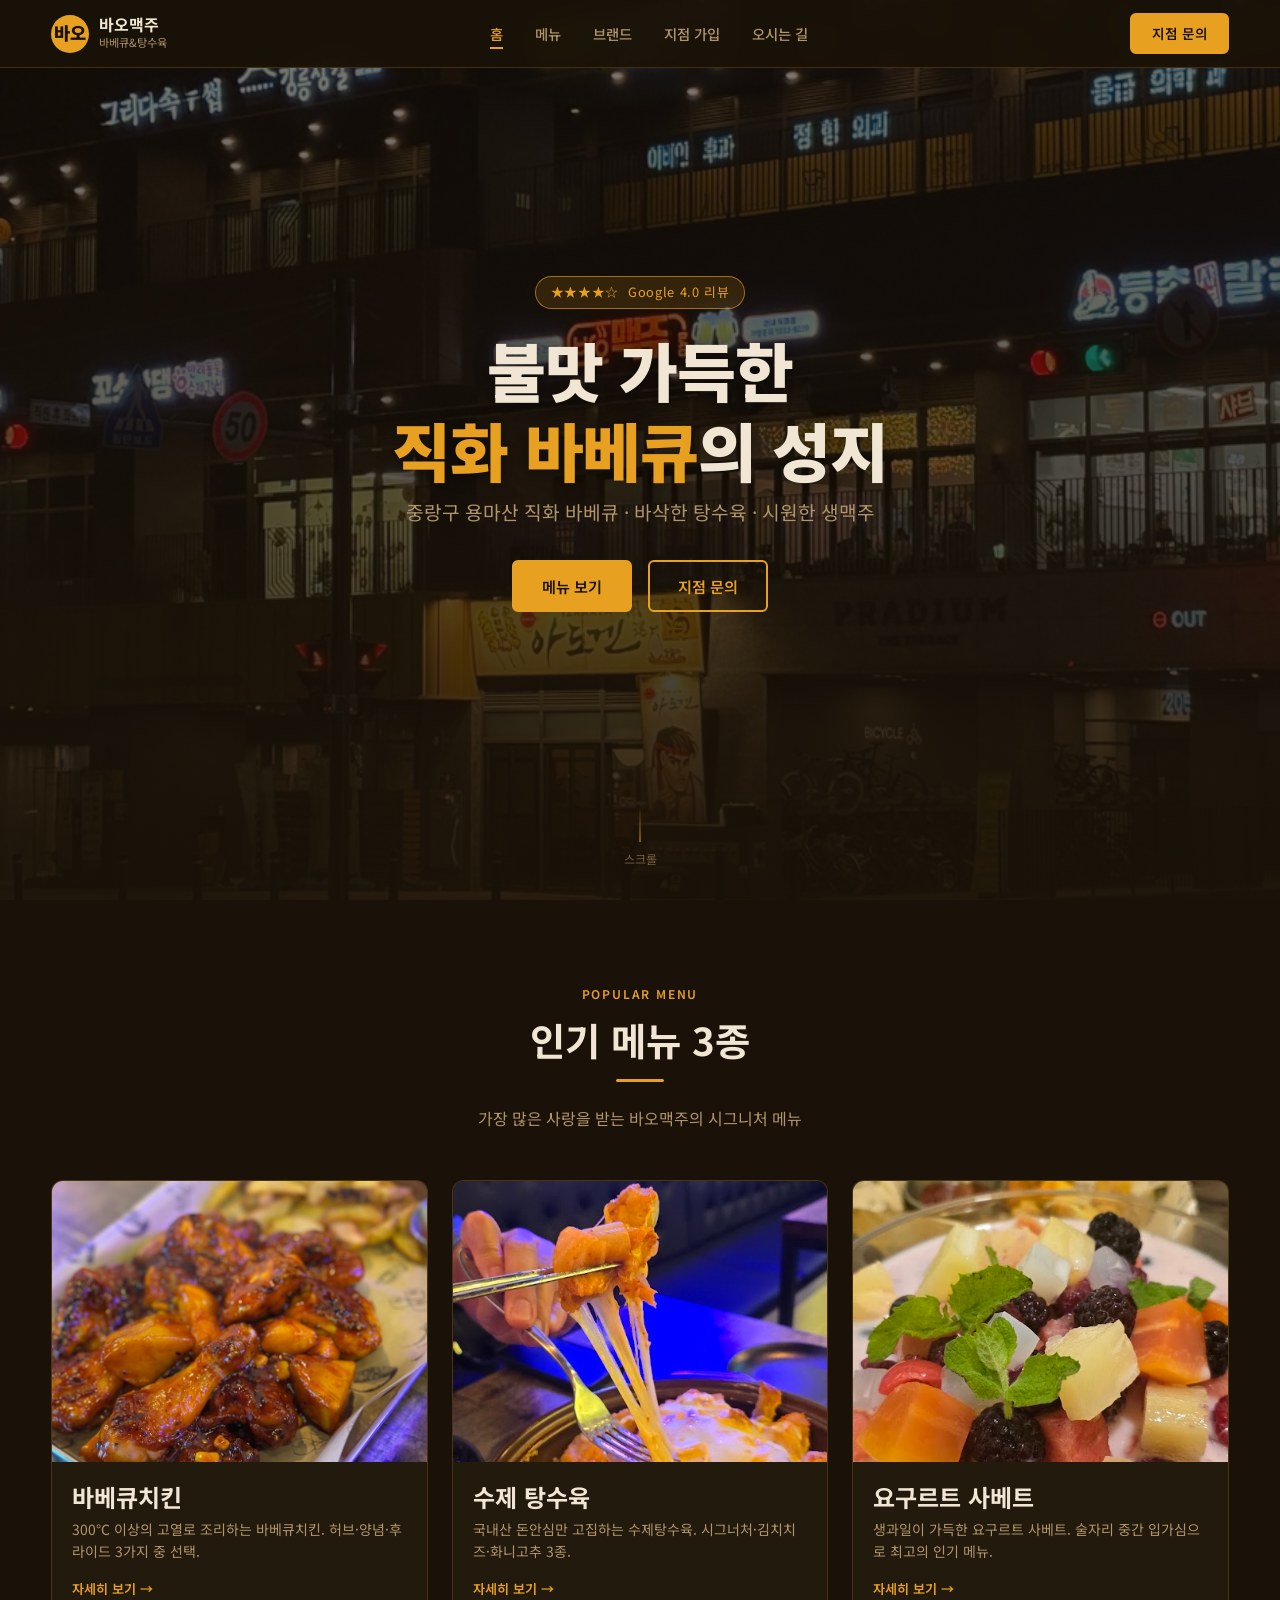
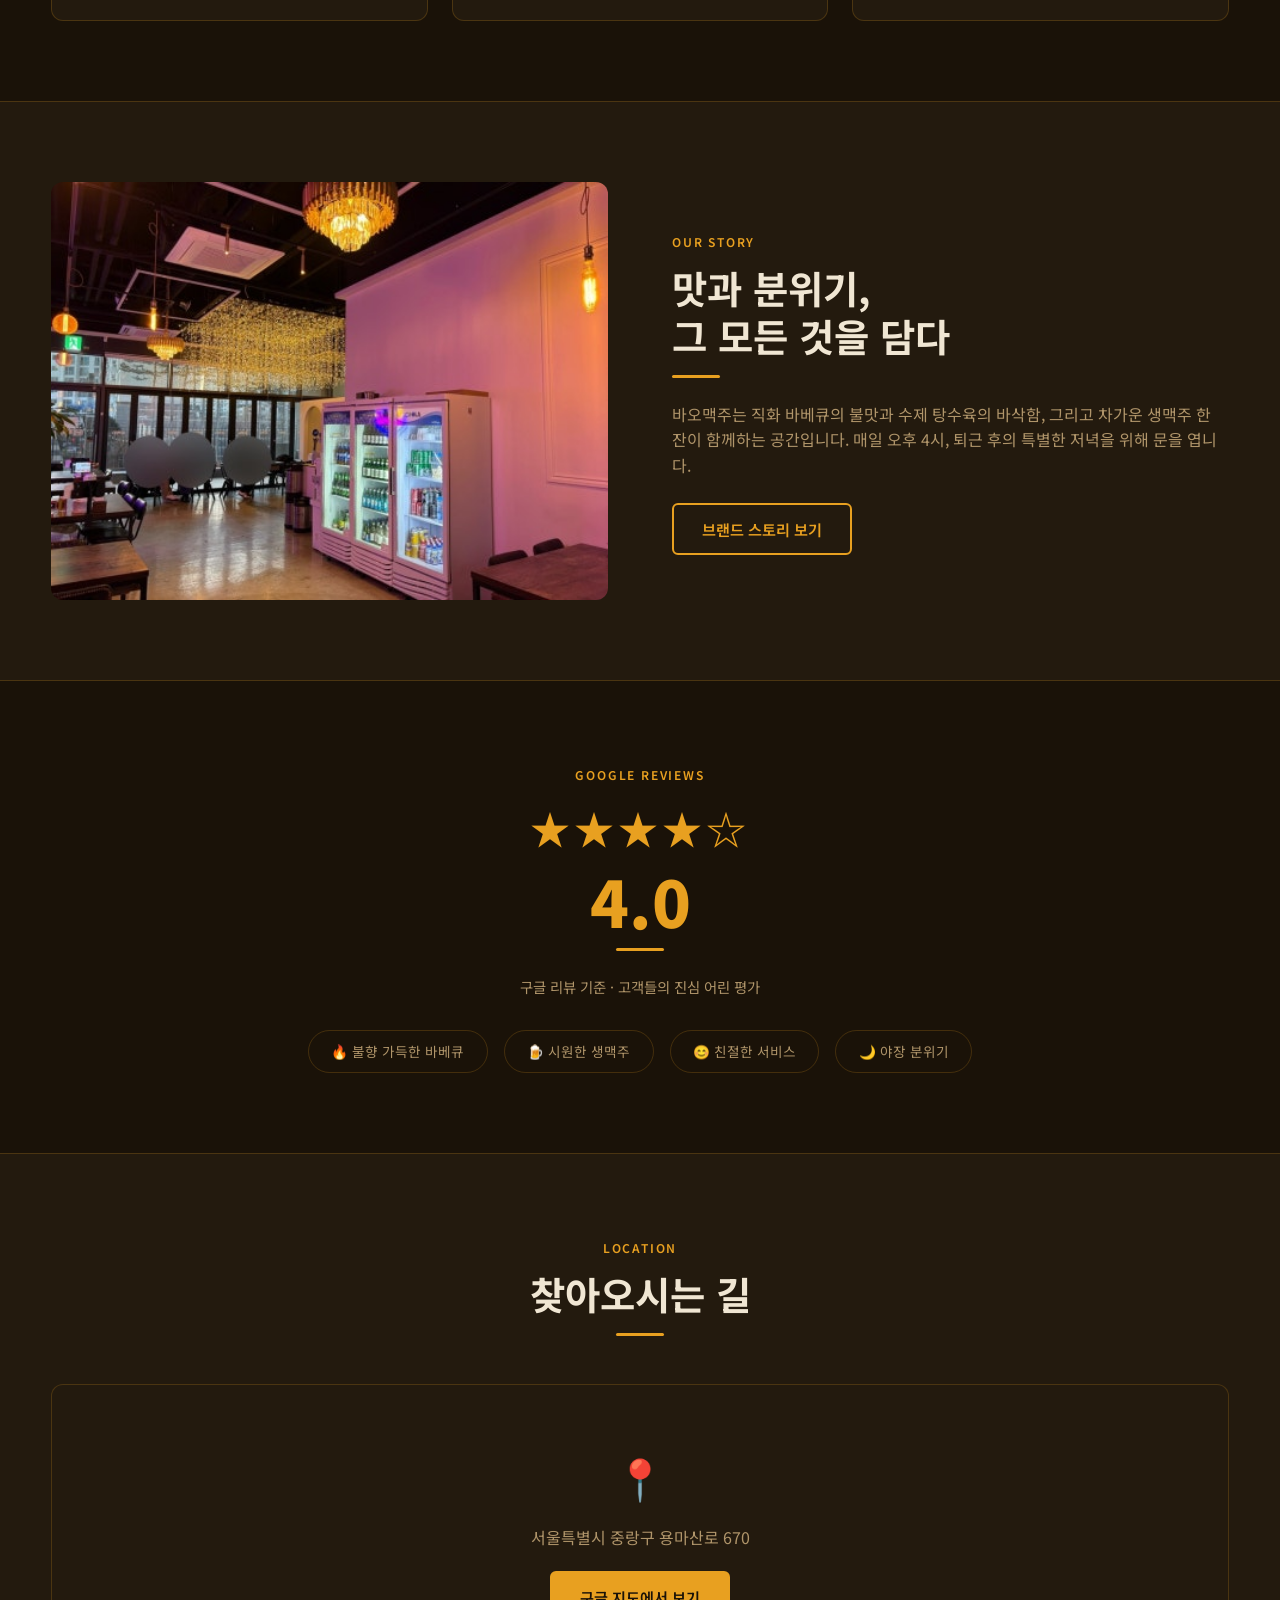
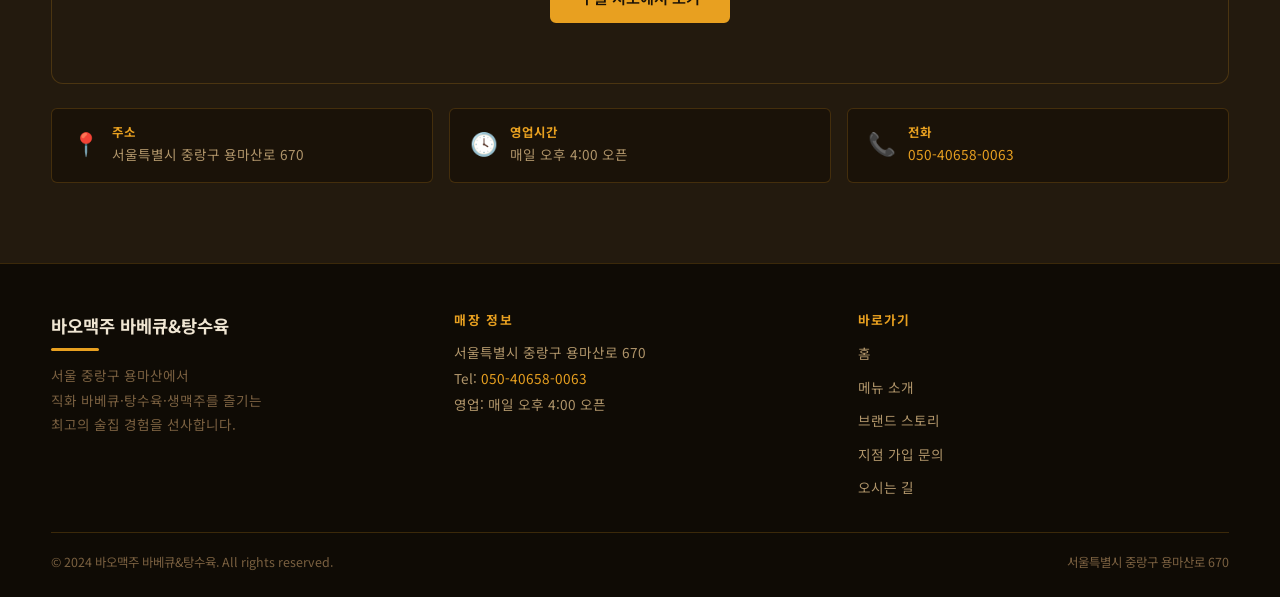
<file: index.html>
<!DOCTYPE html>
<html lang="ko">
<head>
  <meta charset="UTF-8">
  <meta http-equiv="Content-Security-Policy" content="upgrade-insecure-requests">
  <meta name="viewport" content="width=device-width, initial-scale=1.0">
  <title>바오맥주 바베큐&amp;탕수육 | 중랑구 용마산 맛집</title>
  <meta name="description" content="서울 중랑구 용마산 인근 인기 술집. 직화 바베큐, 바삭한 탕수육, 시원한 생맥주를 즐길 수 있는 바오맥주. 매일 오후 4시 오픈.">
  <meta name="keywords" content="중랑구맛집, 용마산맛집, 바베큐, 탕수육, 생맥주, 술집, 바오맥주, 가맹점모집">
  <meta name="robots" content="index, follow">
  <link rel="canonical" href="https://baomaeju.kr/">

  <!-- Open Graph -->
  <meta property="og:type"        content="restaurant">
  <meta property="og:locale"      content="ko_KR">
  <meta property="og:title"       content="바오맥주 바베큐&amp;탕수육 | 중랑구 용마산 맛집">
  <meta property="og:description" content="서울 중랑구 용마산 인근 직화 바베큐·탕수육·생맥주 전문점. 매일 오후 4시 오픈.">
  <meta property="og:image"       content="https://baomaeju.kr/images/exterior_night.jpg">
  <meta property="og:url"         content="https://baomaeju.kr/">

  <!-- JSON-LD 구조화 데이터 -->
  <script type="application/ld+json">
  {
    "@context": "https://schema.org",
    "@type": "Restaurant",
    "name": "바오맥주 바베큐&탕수육",
    "description": "서울 중랑구 용마산 인근 직화 바베큐, 탕수육, 생맥주 전문 술집",
    "url": "https://baomaeju.kr/",
    "telephone": "050-40658-0063",
    "address": {
      "@type": "PostalAddress",
      "streetAddress": "용마산로 670",
      "addressLocality": "중랑구",
      "addressRegion": "서울특별시",
      "postalCode": "02086",
      "addressCountry": "KR"
    },
    "openingHours": "Mo-Su 16:00-",
    "servesCuisine": ["Korean BBQ", "탕수육", "바베큐", "생맥주"],
    "aggregateRating": {
      "@type": "AggregateRating",
      "ratingValue": "4.0",
      "reviewCount": "50",
      "bestRating": "5"
    },
    "image": "https://baomaeju.kr/images/exterior_night.jpg"
  }
  </script>

  <link rel="preconnect" href="https://fonts.googleapis.com">
  <link rel="preconnect" href="https://fonts.gstatic.com" crossorigin>
  <link href="https://fonts.googleapis.com/css2?family=Noto+Sans+KR:wght@400;500;600;700;900&display=swap" rel="stylesheet">
  <link rel="stylesheet" href="css/common.css">
  <link rel="stylesheet" href="css/page.css">
</head>
<body>

  <!-- ── HEADER / NAV ── -->
  <header class="site-header" role="banner">
    <div class="nav-inner">
      <a href="index.html" class="nav-logo" aria-label="바오맥주 홈으로">
        <div class="logo-mark" aria-hidden="true">바오</div>
        <div>
          <div class="logo-text">바오맥주</div>
          <div class="logo-sub">바베큐&amp;탕수육</div>
        </div>
      </a>
      <nav class="nav-links" aria-label="주 메뉴">
        <a href="index.html"     data-page="index.html">홈</a>
        <a href="menu.html"      data-page="menu.html">메뉴</a>
        <a href="about.html"     data-page="about.html">브랜드</a>
        <a href="franchise.html" data-page="franchise.html">지점 가입</a>
        <a href="contact.html"   data-page="contact.html">오시는 길</a>
      </nav>
      <a href="franchise.html" class="btn btn-gold nav-cta desktop">지점 문의</a>
      <button class="nav-toggle" aria-label="메뉴 열기" aria-expanded="false">
        <span></span><span></span><span></span>
      </button>
    </div>
  </header>

  <!-- 모바일 드롭다운 -->
  <nav class="nav-mobile" aria-label="모바일 메뉴">
    <a href="index.html"     data-page="index.html">홈</a>
    <a href="menu.html"      data-page="menu.html">메뉴</a>
    <a href="about.html"     data-page="about.html">브랜드 스토리</a>
    <a href="franchise.html" data-page="franchise.html">지점 가입</a>
    <a href="contact.html"   data-page="contact.html">오시는 길</a>
    <a href="franchise.html" class="btn btn-gold">지점 문의하기</a>
  </nav>

  <main>

    <!-- ── HERO ── -->
    <section class="hero" aria-label="히어로 섹션">
      <div class="hero-bg" style="background-image:url('images/exterior_night.jpg')" role="img" aria-label="바오맥주 야간 외관"></div>
      <div class="hero-overlay" aria-hidden="true"></div>
      <div class="hero-content">
        <div class="hero-badge" aria-label="구글 리뷰 별점 4.0">
          ★★★★☆ &nbsp;Google 4.0 리뷰
        </div>
        <h1>불맛 가득한<br><em>직화 바베큐</em>의 성지</h1>
        <p class="hero-sub">중랑구 용마산 직화 바베큐 · 바삭한 탕수육 · 시원한 생맥주</p>
        <div class="hero-btns">
          <a href="menu.html"      class="btn btn-gold">메뉴 보기</a>
          <a href="franchise.html" class="btn btn-outline">지점 문의</a>
        </div>
      </div>
      <div class="hero-scroll" aria-hidden="true">스크롤</div>
    </section>

    <!-- ── 인기 메뉴 3종 ── -->
    <section class="popular-menu">
      <div class="container">
        <div class="section-head">
          <span class="section-label">Popular Menu</span>
          <h2>인기 메뉴 3종</h2>
          <div class="gold-line center"></div>
          <p class="section-sub">가장 많은 사랑을 받는 바오맥주의 시그니처 메뉴</p>
        </div>
        <div class="menu-cards">

          <article class="menu-card">
            <div class="menu-card-img">
              <img src="images/yangnyeom_chicken.jpg"
                   alt="양념바베큐치킨 바오맥주 시그니처 메뉴"
                   loading="lazy"
                   width="600" height="450">
            </div>
            <div class="menu-card-body">
              <h3>바베큐치킨</h3>
              <p>300℃ 이상의 고열로 조리하는 바베큐치킨. 허브·양념·후라이드 3가지 중 선택.</p>
              <a href="menu.html#bbq" class="menu-card-link">자세히 보기 →</a>
            </div>
          </article>

          <article class="menu-card">
            <div class="menu-card-img">
              <img src="images/kimchi_cheese_pull.jpg"
                   alt="김치치즈탕수육 바오맥주 인기 메뉴"
                   loading="lazy"
                   width="600" height="450">
            </div>
            <div class="menu-card-body">
              <h3>수제 탕수육</h3>
              <p>국내산 돈안심만 고집하는 수제탕수육. 시그너처·김치치즈·화니고추 3종.</p>
              <a href="menu.html#tangsu" class="menu-card-link">자세히 보기 →</a>
            </div>
          </article>

          <article class="menu-card">
            <div class="menu-card-img">
              <img src="images/yogurt_sherbet.jpg"
                   alt="요구르트 사베트 바오맥주 인기 디저트 안주"
                   loading="lazy"
                   width="600" height="450">
            </div>
            <div class="menu-card-body">
              <h3>요구르트 사베트</h3>
              <p>생과일이 가득한 요구르트 사베트. 술자리 중간 입가심으로 최고의 인기 메뉴.</p>
              <a href="menu.html#side" class="menu-card-link">자세히 보기 →</a>
            </div>
          </article>

        </div>
      </div>
    </section>

    <!-- ── 브랜드 소개 ── -->
    <section class="brand-intro">
      <div class="container">
        <div class="brand-intro-inner">
          <div class="brand-intro-img">
            <img src="images/interior.jpg"
                 alt="바오맥주 매장 내부 분위기"
                 loading="lazy"
                 width="800" height="600">
          </div>
          <div>
            <span class="section-label">Our Story</span>
            <h2>맛과 분위기,<br>그 모든 것을 담다</h2>
            <div class="gold-line"></div>
            <p class="section-sub" style="margin-bottom:1.5rem;">
              바오맥주는 직화 바베큐의 불맛과 수제 탕수육의 바삭함, 그리고 차가운 생맥주 한 잔이 함께하는 공간입니다.
              매일 오후 4시, 퇴근 후의 특별한 저녁을 위해 문을 엽니다.
            </p>
            <a href="about.html" class="btn btn-outline">브랜드 스토리 보기</a>
          </div>
        </div>
      </div>
    </section>

    <!-- ── 리뷰 / 별점 ── -->
    <section class="rating-section">
      <div class="container">
        <span class="section-label">Google Reviews</span>
        <div class="rating-stars" aria-label="별점 4점 만점 5점">★★★★☆</div>
        <div class="rating-score" aria-label="4.0점">4.0</div>
        <div class="gold-line center"></div>
        <p class="rating-label">구글 리뷰 기준 · 고객들의 진심 어린 평가</p>
        <div class="rating-badges">
          <span class="rating-badge">🔥 불향 가득한 바베큐</span>
          <span class="rating-badge">🍺 시원한 생맥주</span>
          <span class="rating-badge">😊 친절한 서비스</span>
          <span class="rating-badge">🌙 야장 분위기</span>
        </div>
      </div>
    </section>

    <!-- ── 위치 지도 ── -->
    <section class="map-section">
      <div class="container">
        <div class="section-head">
          <span class="section-label">Location</span>
          <h2>찾아오시는 길</h2>
          <div class="gold-line center"></div>
        </div>
        <div class="map-wrapper" style="display:flex;align-items:center;justify-content:center;background:#231a0e;height:300px;border-radius:var(--radius);border:1px solid var(--border);">
          <div style="text-align:center;">
            <div style="font-size:2.5rem;margin-bottom:1rem;">📍</div>
            <p style="color:var(--text-secondary);margin-bottom:1.25rem;">서울특별시 중랑구 용마산로 670</p>
            <a href="https://maps.google.com/maps?q=서울+중랑구+용마산로+670"
               target="_blank" rel="noopener noreferrer"
               class="btn btn-gold">구글 지도에서 보기</a>
          </div>
        </div>
        <div class="map-info">
          <div class="map-info-item">
            <div class="map-info-icon" aria-hidden="true">📍</div>
            <div>
              <h4>주소</h4>
              <p>서울특별시 중랑구 용마산로 670</p>
            </div>
          </div>
          <div class="map-info-item">
            <div class="map-info-icon" aria-hidden="true">🕓</div>
            <div>
              <h4>영업시간</h4>
              <p>매일 오후 4:00 오픈</p>
            </div>
          </div>
          <div class="map-info-item">
            <div class="map-info-icon" aria-hidden="true">📞</div>
            <div>
              <h4>전화</h4>
              <p><a href="tel:050-40658-0063" style="color:var(--gold);">050-40658-0063</a></p>
            </div>
          </div>
        </div>
      </div>
    </section>

  </main>

  <!-- ── FOOTER ── -->
  <footer class="site-footer" role="contentinfo">
    <div class="container">
      <div class="footer-inner">
        <div class="footer-brand">
          <div class="logo-text">바오맥주 바베큐&amp;탕수육</div>
          <div class="gold-line" style="margin:0.5rem 0 0.75rem;"></div>
          <p>
            서울 중랑구 용마산에서<br>
            직화 바베큐·탕수육·생맥주를 즐기는<br>
            최고의 술집 경험을 선사합니다.
          </p>
        </div>
        <div class="footer-info">
          <h4>매장 정보</h4>
          <p>
            서울특별시 중랑구 용마산로 670<br>
            Tel: <a href="tel:050-40658-0063" style="color:var(--gold);">050-40658-0063</a><br>
            영업: 매일 오후 4:00 오픈
          </p>
        </div>
        <div class="footer-links">
          <h4>바로가기</h4>
          <ul>
            <li><a href="index.html">홈</a></li>
            <li><a href="menu.html">메뉴 소개</a></li>
            <li><a href="about.html">브랜드 스토리</a></li>
            <li><a href="franchise.html">지점 가입 문의</a></li>
            <li><a href="contact.html">오시는 길</a></li>
          </ul>
        </div>
      </div>
      <div class="footer-bottom">
        <p>&copy; 2024 바오맥주 바베큐&amp;탕수육. All rights reserved.</p>
        <p>서울특별시 중랑구 용마산로 670</p>
      </div>
    </div>
  </footer>

  <script src="js/nav.js"></script>
</body>
</html>
</file>
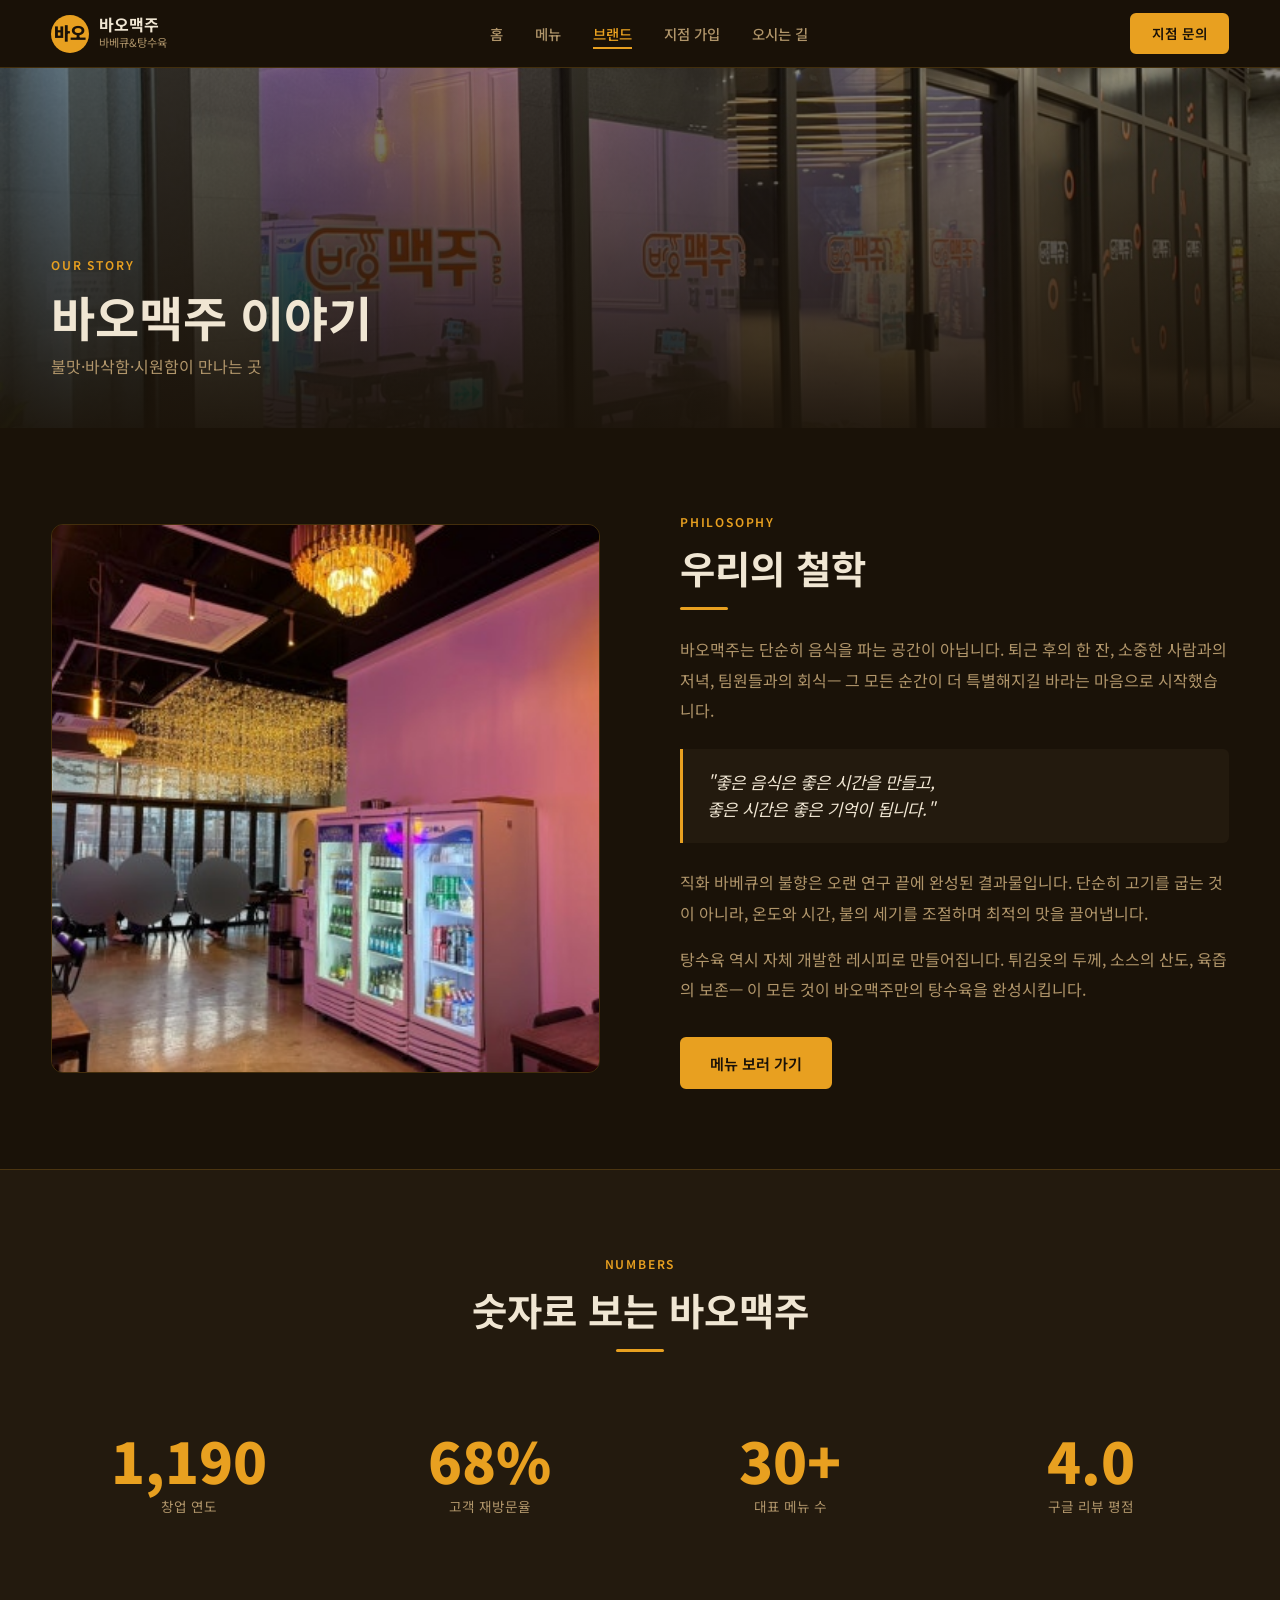
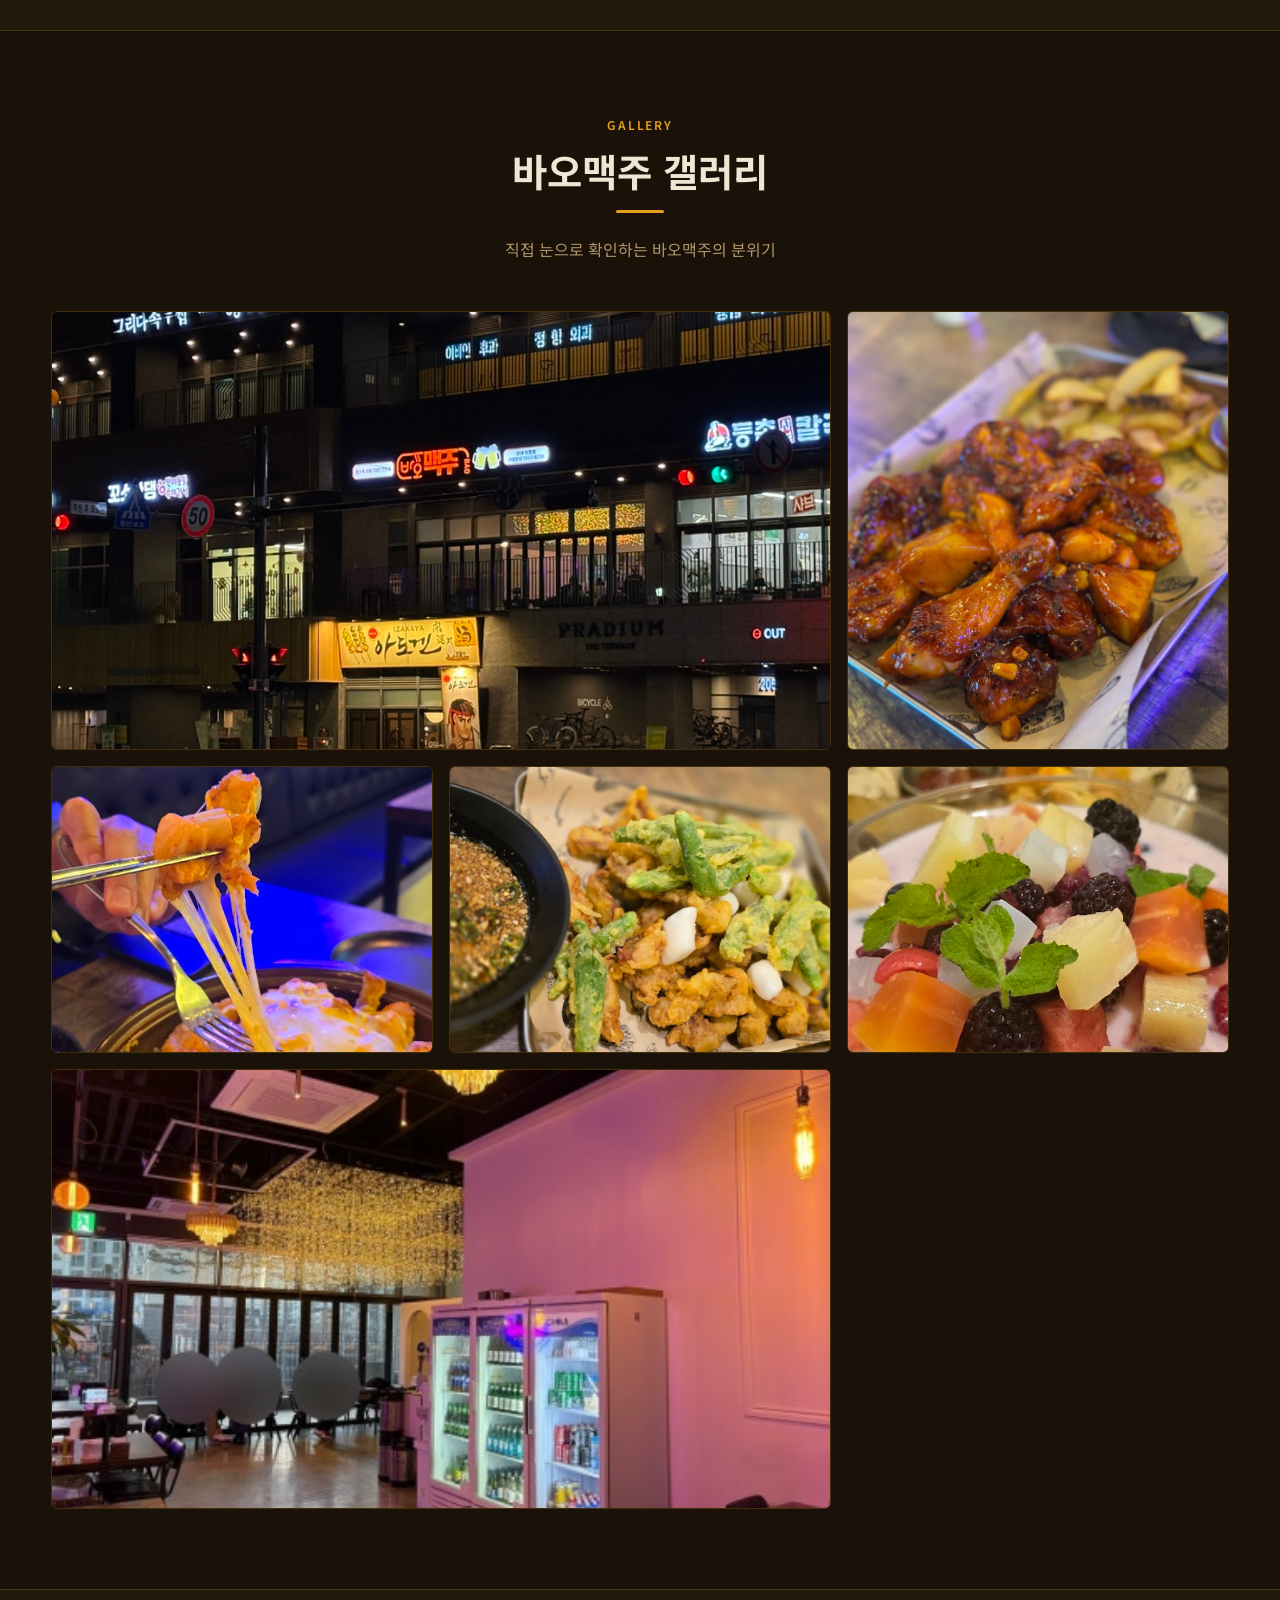
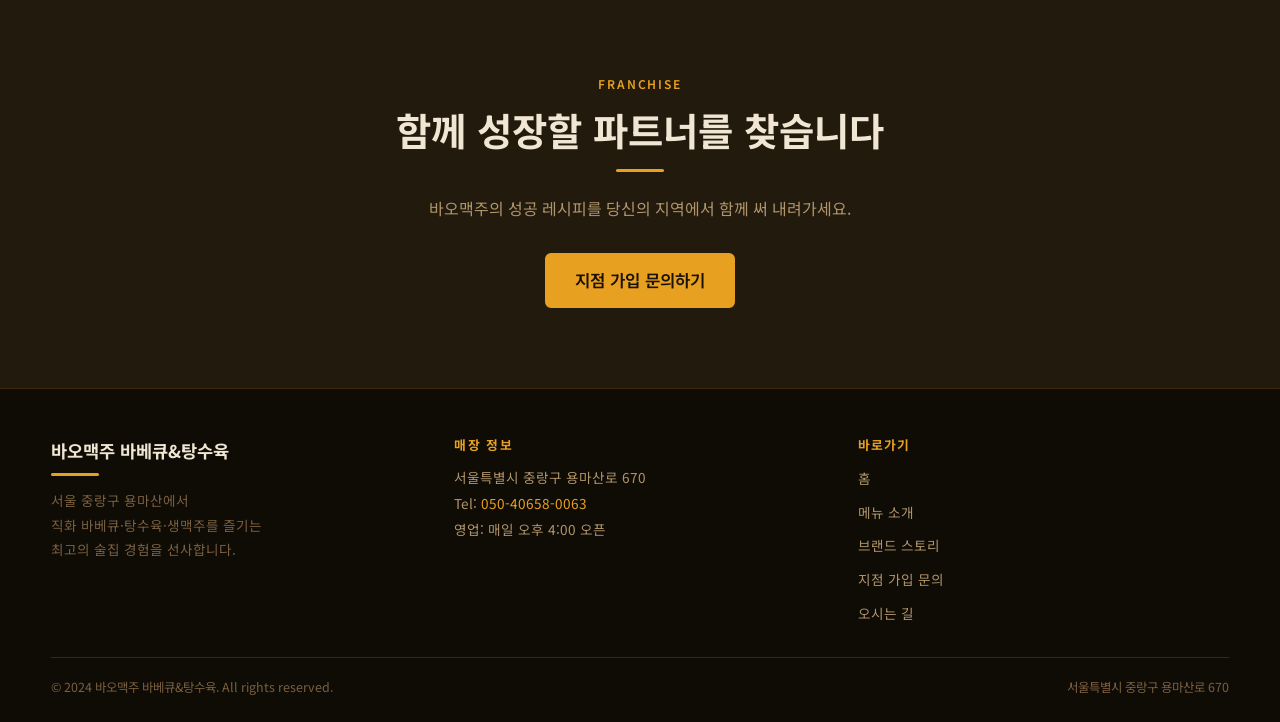
<file: about.html>
<!DOCTYPE html>
<html lang="ko">
<head>
  <meta charset="UTF-8">
  <meta http-equiv="Content-Security-Policy" content="upgrade-insecure-requests">
  <meta name="viewport" content="width=device-width, initial-scale=1.0">
  <title>브랜드 스토리 | 바오맥주 바베큐&amp;탕수육</title>
  <meta name="description" content="바오맥주의 브랜드 철학과 스토리를 소개합니다. 직화 바베큐와 탕수육으로 중랑구 용마산 지역 대표 맛집이 된 바오맥주의 이야기.">
  <meta name="keywords" content="바오맥주스토리, 중랑구맛집, 용마산바베큐, 브랜드철학, 바베큐식당, 탕수육전문점">
  <meta name="robots" content="index, follow">
  <link rel="canonical" href="https://baomaeju.kr/about.html">

  <meta property="og:type"        content="website">
  <meta property="og:locale"      content="ko_KR">
  <meta property="og:title"       content="브랜드 스토리 | 바오맥주 바베큐&amp;탕수육">
  <meta property="og:description" content="바오맥주의 브랜드 철학과 탄생 스토리를 소개합니다.">
  <meta property="og:image"       content="https://baomaeju.kr/images/interior.jpg">
  <meta property="og:url"         content="https://baomaeju.kr/about.html">

  <link rel="preconnect" href="https://fonts.googleapis.com">
  <link rel="preconnect" href="https://fonts.gstatic.com" crossorigin>
  <link href="https://fonts.googleapis.com/css2?family=Noto+Sans+KR:wght@400;500;600;700;900&display=swap" rel="stylesheet">
  <link rel="stylesheet" href="css/common.css">
  <link rel="stylesheet" href="css/page.css">
</head>
<body>

  <header class="site-header" role="banner">
    <div class="nav-inner">
      <a href="index.html" class="nav-logo" aria-label="바오맥주 홈으로">
        <div class="logo-mark" aria-hidden="true">바오</div>
        <div>
          <div class="logo-text">바오맥주</div>
          <div class="logo-sub">바베큐&amp;탕수육</div>
        </div>
      </a>
      <nav class="nav-links" aria-label="주 메뉴">
        <a href="index.html">홈</a>
        <a href="menu.html">메뉴</a>
        <a href="about.html" class="active">브랜드</a>
        <a href="franchise.html">지점 가입</a>
        <a href="contact.html">오시는 길</a>
      </nav>
      <a href="franchise.html" class="btn btn-gold nav-cta desktop">지점 문의</a>
      <button class="nav-toggle" aria-label="메뉴 열기" aria-expanded="false">
        <span></span><span></span><span></span>
      </button>
    </div>
  </header>

  <nav class="nav-mobile" aria-label="모바일 메뉴">
    <a href="index.html">홈</a>
    <a href="menu.html">메뉴</a>
    <a href="about.html">브랜드 스토리</a>
    <a href="franchise.html">지점 가입</a>
    <a href="contact.html">오시는 길</a>
    <a href="franchise.html" class="btn btn-gold">지점 문의하기</a>
  </nav>

  <main>

    <!-- Hero -->
    <section class="about-hero" aria-label="브랜드 스토리 히어로">
      <div class="about-hero-bg" style="background-image:url('images/exterior.jpg')" role="img" aria-label="바오맥주 매장 외관"></div>
      <div class="about-hero-overlay" aria-hidden="true"></div>
      <div class="container about-hero-content">
        <span class="section-label">Our Story</span>
        <h1>바오맥주 이야기</h1>
        <p class="section-sub">불맛·바삭함·시원함이 만나는 곳</p>
      </div>
    </section>

    <!-- 브랜드 철학 -->
    <section>
      <div class="container">
        <div class="philosophy">
          <div class="philosophy-img">
            <img src="images/interior.jpg"
                 alt="바오맥주 매장 내부 따뜻한 분위기"
                 loading="lazy" width="800" height="800">
          </div>
          <div>
            <span class="section-label">Philosophy</span>
            <h2>우리의 철학</h2>
            <div class="gold-line"></div>
            <div class="philosophy-text">
              <p>
                바오맥주는 단순히 음식을 파는 공간이 아닙니다.
                퇴근 후의 한 잔, 소중한 사람과의 저녁, 팀원들과의 회식—
                그 모든 순간이 더 특별해지길 바라는 마음으로 시작했습니다.
              </p>
              <blockquote>
                "좋은 음식은 좋은 시간을 만들고,<br>
                좋은 시간은 좋은 기억이 됩니다."
              </blockquote>
              <p>
                직화 바베큐의 불향은 오랜 연구 끝에 완성된 결과물입니다.
                단순히 고기를 굽는 것이 아니라, 온도와 시간, 불의 세기를 조절하며
                최적의 맛을 끌어냅니다.
              </p>
              <p>
                탕수육 역시 자체 개발한 레시피로 만들어집니다.
                튀김옷의 두께, 소스의 산도, 육즙의 보존—
                이 모든 것이 바오맥주만의 탕수육을 완성시킵니다.
              </p>
              <a href="menu.html" class="btn btn-gold" style="margin-top:1rem;">메뉴 보러 가기</a>
            </div>
          </div>
        </div>
      </div>
    </section>

    <!-- 숫자로 보는 바오맥주 -->
    <section class="stats-section">
      <div class="container">
        <div class="section-head">
          <span class="section-label">Numbers</span>
          <h2>숫자로 보는 바오맥주</h2>
          <div class="gold-line center"></div>
        </div>
        <div class="stats-grid">
          <div class="stat-card">
            <div class="stat-num" data-target="2019" data-suffix="">2019</div>
            <div class="stat-label">창업 연도</div>
          </div>
          <div class="stat-card">
            <div class="stat-num" data-target="98" data-suffix="%">0%</div>
            <div class="stat-label">고객 재방문율</div>
          </div>
          <div class="stat-card">
            <div class="stat-num" data-target="30" data-suffix="+">0+</div>
            <div class="stat-label">대표 메뉴 수</div>
          </div>
          <div class="stat-card">
            <div class="stat-num" data-target="4" data-suffix=".0">0</div>
            <div class="stat-label">구글 리뷰 평점</div>
          </div>
        </div>
      </div>
    </section>

    <!-- 분위기 갤러리 -->
    <section>
      <div class="container">
        <div class="section-head">
          <span class="section-label">Gallery</span>
          <h2>바오맥주 갤러리</h2>
          <div class="gold-line center"></div>
          <p class="section-sub">직접 눈으로 확인하는 바오맥주의 분위기</p>
        </div>
        <div class="gallery-grid">

          <div class="gallery-item large">
            <img src="images/exterior_night.jpg"
                 alt="바오맥주 야간 외관 간판"
                 loading="lazy" width="900" height="506">
          </div>

          <div class="gallery-item">
            <img src="images/yangnyeom_chicken.jpg"
                 alt="바오맥주 양념바베큐치킨"
                 loading="lazy" width="600" height="450">
          </div>

          <div class="gallery-item">
            <img src="images/kimchi_cheese_pull.jpg"
                 alt="김치치즈탕수육 치즈 늘어나는 모습"
                 loading="lazy" width="600" height="450">
          </div>

          <div class="gallery-item">
            <img src="images/green_pepper_tangsu.jpg"
                 alt="화니고추탕수육 소스와 함께"
                 loading="lazy" width="600" height="450">
          </div>

          <div class="gallery-item">
            <img src="images/yogurt_sherbet.jpg"
                 alt="요구르트 사베트 생과일 토핑"
                 loading="lazy" width="600" height="450">
          </div>

          <div class="gallery-item large">
            <img src="images/interior.jpg"
                 alt="바오맥주 매장 내부 인테리어 전경"
                 loading="lazy" width="900" height="506">
          </div>

        </div>
      </div>
    </section>

    <!-- 가맹 CTA -->
    <section style="background:var(--bg-card); border-top:1px solid var(--border); text-align:center;">
      <div class="container">
        <span class="section-label">Franchise</span>
        <h2>함께 성장할 파트너를 찾습니다</h2>
        <div class="gold-line center"></div>
        <p class="section-sub" style="margin-bottom:2rem;">바오맥주의 성공 레시피를 당신의 지역에서 함께 써 내려가세요.</p>
        <a href="franchise.html" class="btn btn-gold" style="font-size:1.05rem;">지점 가입 문의하기</a>
      </div>
    </section>

  </main>

  <footer class="site-footer" role="contentinfo">
    <div class="container">
      <div class="footer-inner">
        <div class="footer-brand">
          <div class="logo-text">바오맥주 바베큐&amp;탕수육</div>
          <div class="gold-line" style="margin:0.5rem 0 0.75rem;"></div>
          <p>서울 중랑구 용마산에서<br>직화 바베큐·탕수육·생맥주를 즐기는<br>최고의 술집 경험을 선사합니다.</p>
        </div>
        <div class="footer-info">
          <h4>매장 정보</h4>
          <p>서울특별시 중랑구 용마산로 670<br>Tel: <a href="tel:050-40658-0063" style="color:var(--gold);">050-40658-0063</a><br>영업: 매일 오후 4:00 오픈</p>
        </div>
        <div class="footer-links">
          <h4>바로가기</h4>
          <ul>
            <li><a href="index.html">홈</a></li>
            <li><a href="menu.html">메뉴 소개</a></li>
            <li><a href="about.html">브랜드 스토리</a></li>
            <li><a href="franchise.html">지점 가입 문의</a></li>
            <li><a href="contact.html">오시는 길</a></li>
          </ul>
        </div>
      </div>
      <div class="footer-bottom">
        <p>&copy; 2024 바오맥주 바베큐&amp;탕수육. All rights reserved.</p>
        <p>서울특별시 중랑구 용마산로 670</p>
      </div>
    </div>
  </footer>

  <script src="js/nav.js"></script>
</body>
</html>
</file>
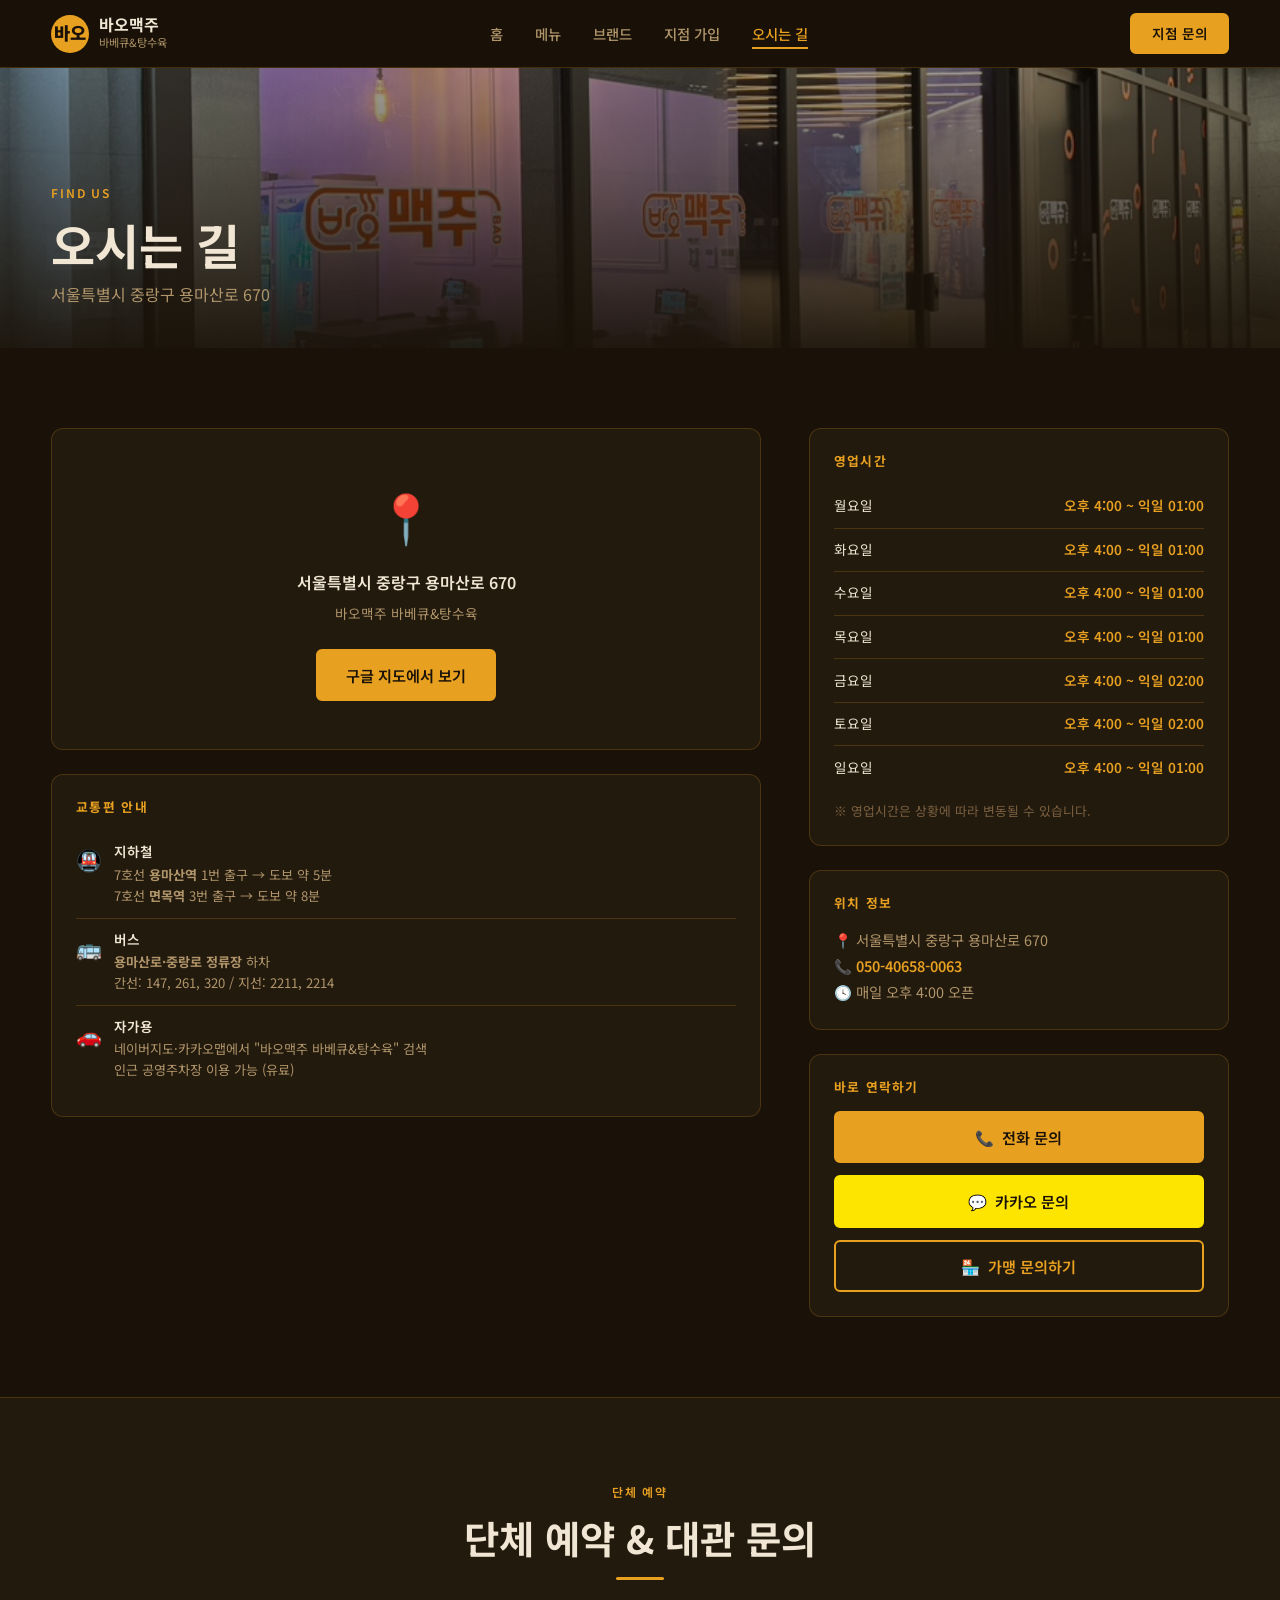
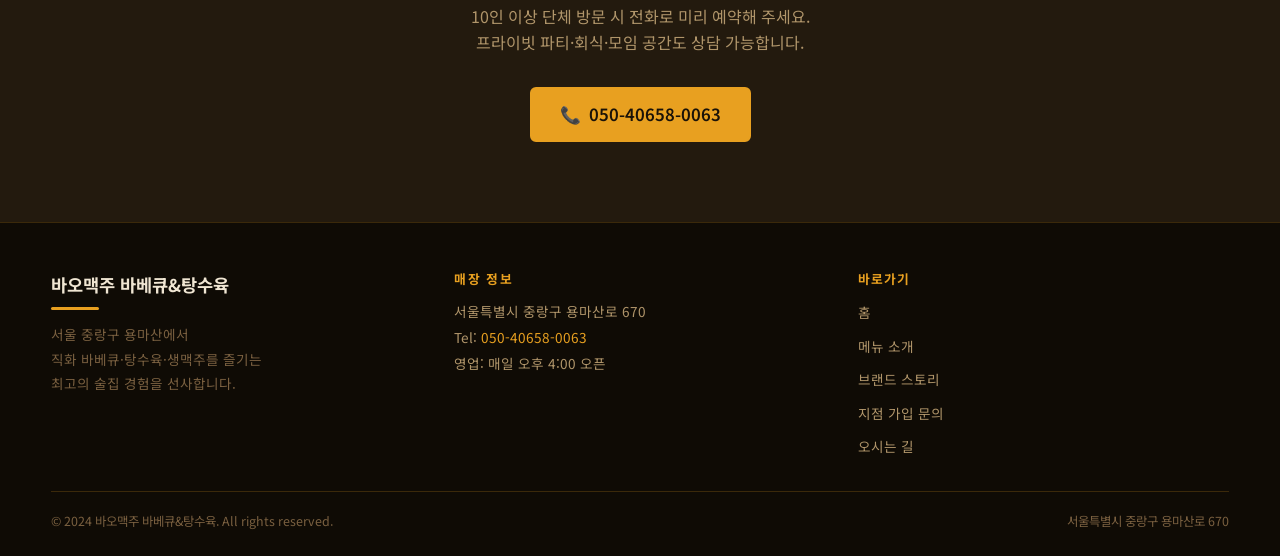
<file: contact.html>
<!DOCTYPE html>
<html lang="ko">
<head>
  <meta charset="UTF-8">
  <meta http-equiv="Content-Security-Policy" content="upgrade-insecure-requests">
  <meta name="viewport" content="width=device-width, initial-scale=1.0">
  <title>오시는 길 &amp; 문의 | 바오맥주 바베큐&amp;탕수육</title>
  <meta name="description" content="바오맥주 바베큐&amp;탕수육 위치 안내. 서울 중랑구 용마산로 670. 지하철 7호선 용마산역 도보 5분. 매일 오후 4시 오픈. 전화: 050-40658-0063.">
  <meta name="keywords" content="바오맥주위치, 중랑구맛집위치, 용마산역맛집, 오시는길, 중랑구술집, 바베큐식당주소">
  <meta name="robots" content="index, follow">
  <link rel="canonical" href="https://baomaeju.kr/contact.html">

  <meta property="og:type"        content="website">
  <meta property="og:locale"      content="ko_KR">
  <meta property="og:title"       content="오시는 길 &amp; 문의 | 바오맥주 바베큐&amp;탕수육">
  <meta property="og:description" content="서울 중랑구 용마산로 670. 용마산역 도보 5분. 매일 오후 4시 오픈.">
  <meta property="og:image"       content="https://baomaeju.kr/images/exterior.jpg">
  <meta property="og:url"         content="https://baomaeju.kr/contact.html">

  <link rel="preconnect" href="https://fonts.googleapis.com">
  <link rel="preconnect" href="https://fonts.gstatic.com" crossorigin>
  <link href="https://fonts.googleapis.com/css2?family=Noto+Sans+KR:wght@400;500;600;700;900&display=swap" rel="stylesheet">
  <link rel="stylesheet" href="css/common.css">
  <link rel="stylesheet" href="css/page.css">
</head>
<body>

  <header class="site-header" role="banner">
    <div class="nav-inner">
      <a href="index.html" class="nav-logo" aria-label="바오맥주 홈으로">
        <div class="logo-mark" aria-hidden="true">바오</div>
        <div>
          <div class="logo-text">바오맥주</div>
          <div class="logo-sub">바베큐&amp;탕수육</div>
        </div>
      </a>
      <nav class="nav-links" aria-label="주 메뉴">
        <a href="index.html">홈</a>
        <a href="menu.html">메뉴</a>
        <a href="about.html">브랜드</a>
        <a href="franchise.html">지점 가입</a>
        <a href="contact.html" class="active">오시는 길</a>
      </nav>
      <a href="franchise.html" class="btn btn-gold nav-cta desktop">지점 문의</a>
      <button class="nav-toggle" aria-label="메뉴 열기" aria-expanded="false">
        <span></span><span></span><span></span>
      </button>
    </div>
  </header>

  <nav class="nav-mobile" aria-label="모바일 메뉴">
    <a href="index.html">홈</a>
    <a href="menu.html">메뉴</a>
    <a href="about.html">브랜드 스토리</a>
    <a href="franchise.html">지점 가입</a>
    <a href="contact.html">오시는 길</a>
    <a href="franchise.html" class="btn btn-gold">지점 문의하기</a>
  </nav>

  <main>

    <!-- Hero -->
    <section class="contact-hero" aria-label="오시는 길 히어로">
      <div class="contact-hero-bg" style="background-image:url('images/exterior.jpg')" role="img" aria-label="바오맥주 매장 외관"></div>
      <div class="contact-hero-overlay" aria-hidden="true"></div>
      <div class="container contact-hero-content">
        <span class="section-label">Find Us</span>
        <h1>오시는 길</h1>
        <p class="section-sub">서울특별시 중랑구 용마산로 670</p>
      </div>
    </section>

    <!-- 지도 + 사이드바 -->
    <section>
      <div class="container">
        <div class="contact-layout">

          <!-- 지도 -->
          <div>
            <div class="contact-map" style="display:flex;align-items:center;justify-content:center;background:#231a0e;border-radius:var(--radius);border:1px solid var(--border);">
              <div style="text-align:center;padding:3rem 2rem;">
                <div style="font-size:3rem;margin-bottom:1rem;">📍</div>
                <p style="color:var(--text-primary);font-weight:600;margin-bottom:0.5rem;">서울특별시 중랑구 용마산로 670</p>
                <p style="color:var(--text-secondary);font-size:0.85rem;margin-bottom:1.5rem;">바오맥주 바베큐&amp;탕수육</p>
                <a href="https://maps.google.com/maps?q=서울+중랑구+용마산로+670"
                   target="_blank" rel="noopener noreferrer"
                   class="btn btn-gold">구글 지도에서 보기</a>
              </div>
            </div>

            <!-- 교통편 안내 -->
            <div class="contact-card" style="margin-top:1.5rem;">
              <h3>교통편 안내</h3>

              <div class="transport-item">
                <div class="transport-icon" aria-hidden="true">🚇</div>
                <div>
                  <h4>지하철</h4>
                  <p>
                    7호선 <strong>용마산역</strong> 1번 출구 → 도보 약 5분<br>
                    7호선 <strong>면목역</strong> 3번 출구 → 도보 약 8분
                  </p>
                </div>
              </div>

              <div class="transport-item">
                <div class="transport-icon" aria-hidden="true">🚌</div>
                <div>
                  <h4>버스</h4>
                  <p>
                    <strong>용마산로·중랑로 정류장</strong> 하차<br>
                    간선: 147, 261, 320 / 지선: 2211, 2214
                  </p>
                </div>
              </div>

              <div class="transport-item">
                <div class="transport-icon" aria-hidden="true">🚗</div>
                <div>
                  <h4>자가용</h4>
                  <p>
                    네이버지도·카카오맵에서 "바오맥주 바베큐&amp;탕수육" 검색<br>
                    인근 공영주차장 이용 가능 (유료)
                  </p>
                </div>
              </div>

            </div>
          </div>

          <!-- 사이드바 -->
          <aside class="contact-sidebar" aria-label="매장 정보">

            <!-- 영업시간 -->
            <div class="contact-card">
              <h3>영업시간</h3>
              <table class="hours-table" aria-label="요일별 영업시간">
                <tbody>
                  <tr>
                    <td>월요일</td>
                    <td>오후 4:00 ~ 익일 01:00</td>
                  </tr>
                  <tr>
                    <td>화요일</td>
                    <td>오후 4:00 ~ 익일 01:00</td>
                  </tr>
                  <tr>
                    <td>수요일</td>
                    <td>오후 4:00 ~ 익일 01:00</td>
                  </tr>
                  <tr>
                    <td>목요일</td>
                    <td>오후 4:00 ~ 익일 01:00</td>
                  </tr>
                  <tr>
                    <td>금요일</td>
                    <td>오후 4:00 ~ 익일 02:00</td>
                  </tr>
                  <tr>
                    <td>토요일</td>
                    <td>오후 4:00 ~ 익일 02:00</td>
                  </tr>
                  <tr>
                    <td>일요일</td>
                    <td>오후 4:00 ~ 익일 01:00</td>
                  </tr>
                </tbody>
              </table>
              <p style="margin-top:0.75rem; font-size:0.8rem; color:var(--text-muted);">
                ※ 영업시간은 상황에 따라 변동될 수 있습니다.
              </p>
            </div>

            <!-- 주소 -->
            <div class="contact-card">
              <h3>위치 정보</h3>
              <p style="font-size:0.9rem; color:var(--text-secondary); line-height:1.8;">
                📍 서울특별시 중랑구 용마산로 670<br>
                📞 <a href="tel:050-40658-0063" style="color:var(--gold); font-weight:600;">050-40658-0063</a><br>
                🕓 매일 오후 4:00 오픈
              </p>
            </div>

            <!-- 문의 버튼 -->
            <div class="contact-card">
              <h3>바로 연락하기</h3>
              <div class="contact-btns">
                <a href="tel:050-40658-0063" class="btn btn-gold">
                  📞 &nbsp;전화 문의
                </a>
                <a href="https://open.kakao.com/o/baomaeju" class="btn btn-kakao" target="_blank" rel="noopener noreferrer">
                  💬 &nbsp;카카오 문의
                </a>
                <a href="franchise.html" class="btn btn-outline">
                  🏪 &nbsp;가맹 문의하기
                </a>
              </div>
            </div>

          </aside>
        </div>
      </div>
    </section>

    <!-- 추가 안내 배너 -->
    <section style="background:var(--bg-card); border-top:1px solid var(--border); text-align:center;">
      <div class="container">
        <span class="section-label">단체 예약</span>
        <h2>단체 예약 &amp; 대관 문의</h2>
        <div class="gold-line center"></div>
        <p class="section-sub" style="margin-bottom:2rem;">
          10인 이상 단체 방문 시 전화로 미리 예약해 주세요.<br>
          프라이빗 파티·회식·모임 공간도 상담 가능합니다.
        </p>
        <a href="tel:050-40658-0063" class="btn btn-gold" style="font-size:1.05rem;">
          📞 &nbsp;050-40658-0063
        </a>
      </div>
    </section>

  </main>

  <footer class="site-footer" role="contentinfo">
    <div class="container">
      <div class="footer-inner">
        <div class="footer-brand">
          <div class="logo-text">바오맥주 바베큐&amp;탕수육</div>
          <div class="gold-line" style="margin:0.5rem 0 0.75rem;"></div>
          <p>서울 중랑구 용마산에서<br>직화 바베큐·탕수육·생맥주를 즐기는<br>최고의 술집 경험을 선사합니다.</p>
        </div>
        <div class="footer-info">
          <h4>매장 정보</h4>
          <p>서울특별시 중랑구 용마산로 670<br>Tel: <a href="tel:050-40658-0063" style="color:var(--gold);">050-40658-0063</a><br>영업: 매일 오후 4:00 오픈</p>
        </div>
        <div class="footer-links">
          <h4>바로가기</h4>
          <ul>
            <li><a href="index.html">홈</a></li>
            <li><a href="menu.html">메뉴 소개</a></li>
            <li><a href="about.html">브랜드 스토리</a></li>
            <li><a href="franchise.html">지점 가입 문의</a></li>
            <li><a href="contact.html">오시는 길</a></li>
          </ul>
        </div>
      </div>
      <div class="footer-bottom">
        <p>&copy; 2024 바오맥주 바베큐&amp;탕수육. All rights reserved.</p>
        <p>서울특별시 중랑구 용마산로 670</p>
      </div>
    </div>
  </footer>

  <script src="js/nav.js"></script>
</body>
</html>
</file>
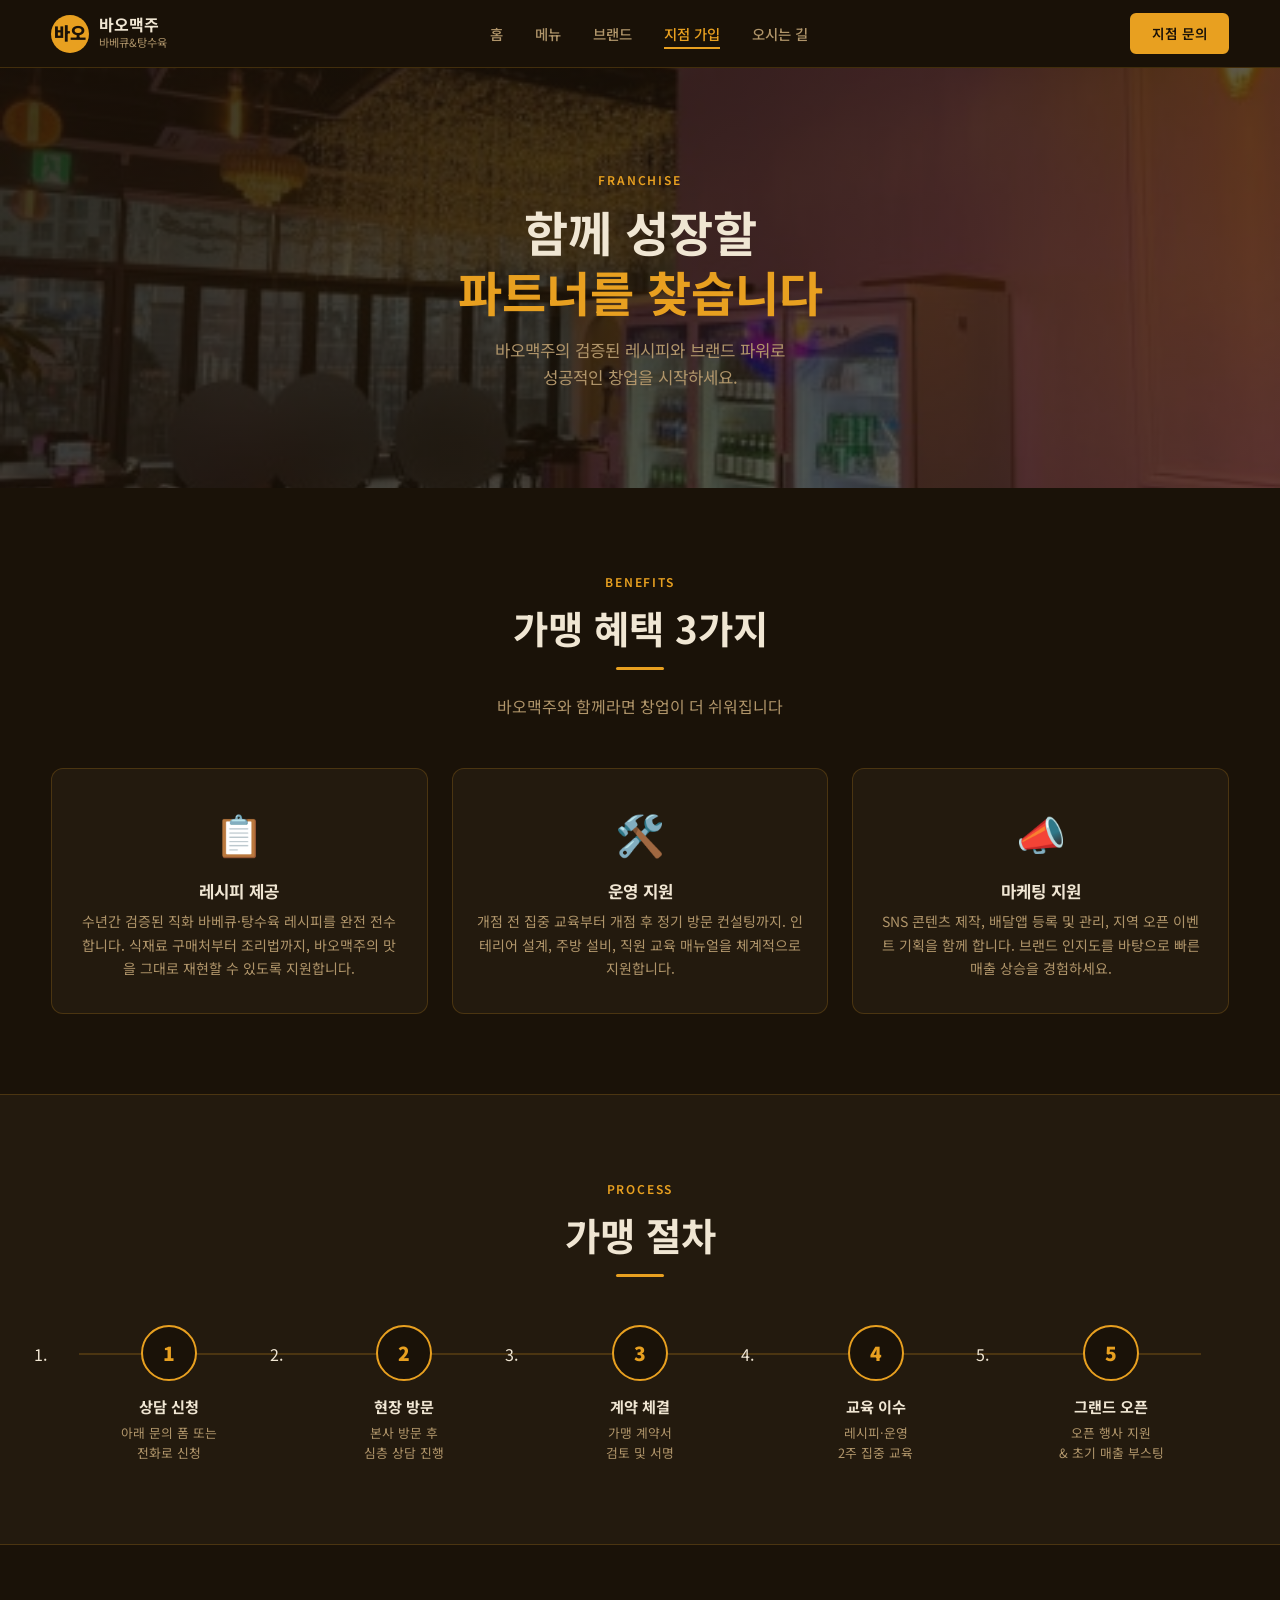
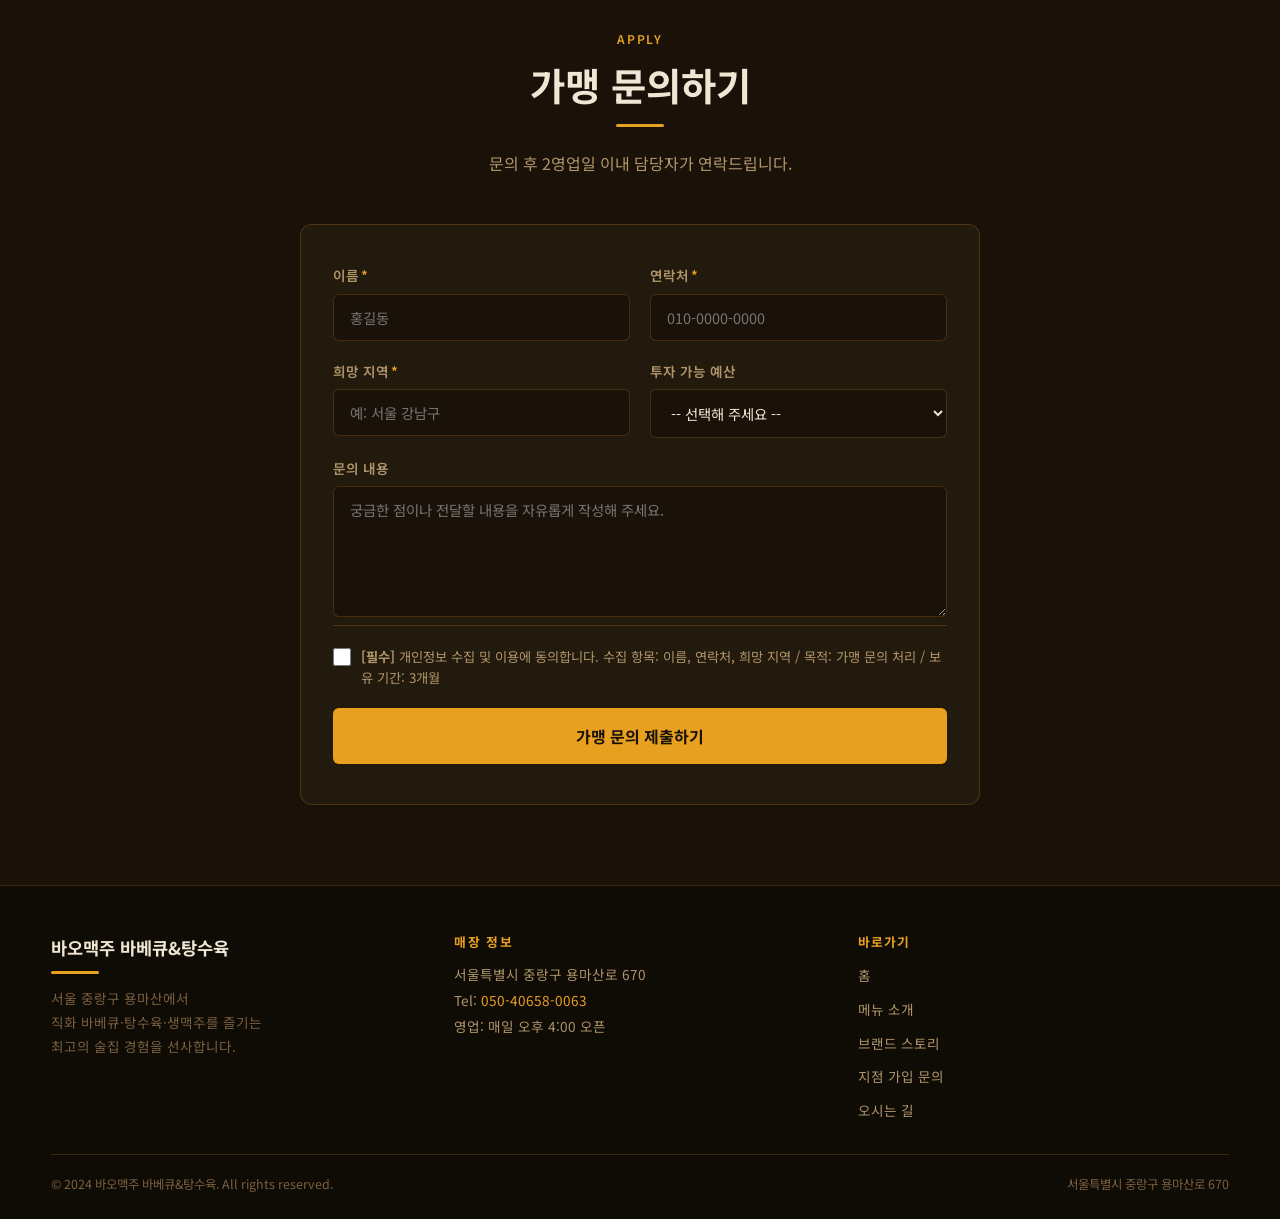
<file: franchise.html>
<!DOCTYPE html>
<html lang="ko">
<head>
  <meta charset="UTF-8">
  <meta http-equiv="Content-Security-Policy" content="upgrade-insecure-requests">
  <meta name="viewport" content="width=device-width, initial-scale=1.0">
  <title>지점 가입 문의 | 바오맥주 바베큐&amp;탕수육 프랜차이즈</title>
  <meta name="description" content="바오맥주 프랜차이즈 가맹점 모집. 검증된 레시피와 운영 노하우, 마케팅 지원으로 성공적인 창업을 시작하세요. 지금 바로 문의하세요.">
  <meta name="keywords" content="바오맥주가맹, 바베큐프랜차이즈, 탕수육가맹점, 술집창업, 가맹점모집, 프랜차이즈창업">
  <meta name="robots" content="index, follow">
  <link rel="canonical" href="https://baomaeju.kr/franchise.html">

  <meta property="og:type"        content="website">
  <meta property="og:locale"      content="ko_KR">
  <meta property="og:title"       content="지점 가입 문의 | 바오맥주 바베큐&amp;탕수육 프랜차이즈">
  <meta property="og:description" content="바오맥주 프랜차이즈 가맹점 모집. 검증된 레시피와 운영 노하우로 성공 창업을 시작하세요.">
  <meta property="og:image"       content="https://baomaeju.kr/images/interior.jpg">
  <meta property="og:url"         content="https://baomaeju.kr/franchise.html">

  <link rel="preconnect" href="https://fonts.googleapis.com">
  <link rel="preconnect" href="https://fonts.gstatic.com" crossorigin>
  <link href="https://fonts.googleapis.com/css2?family=Noto+Sans+KR:wght@400;500;600;700;900&display=swap" rel="stylesheet">
  <link rel="stylesheet" href="css/common.css">
  <link rel="stylesheet" href="css/page.css">
</head>
<body>

  <header class="site-header" role="banner">
    <div class="nav-inner">
      <a href="index.html" class="nav-logo" aria-label="바오맥주 홈으로">
        <div class="logo-mark" aria-hidden="true">바오</div>
        <div>
          <div class="logo-text">바오맥주</div>
          <div class="logo-sub">바베큐&amp;탕수육</div>
        </div>
      </a>
      <nav class="nav-links" aria-label="주 메뉴">
        <a href="index.html">홈</a>
        <a href="menu.html">메뉴</a>
        <a href="about.html">브랜드</a>
        <a href="franchise.html" class="active">지점 가입</a>
        <a href="contact.html">오시는 길</a>
      </nav>
      <a href="franchise.html" class="btn btn-gold nav-cta desktop">지점 문의</a>
      <button class="nav-toggle" aria-label="메뉴 열기" aria-expanded="false">
        <span></span><span></span><span></span>
      </button>
    </div>
  </header>

  <nav class="nav-mobile" aria-label="모바일 메뉴">
    <a href="index.html">홈</a>
    <a href="menu.html">메뉴</a>
    <a href="about.html">브랜드 스토리</a>
    <a href="franchise.html">지점 가입</a>
    <a href="contact.html">오시는 길</a>
    <a href="franchise.html" class="btn btn-gold">지점 문의하기</a>
  </nav>

  <main>

    <!-- Hero -->
    <section class="franchise-hero" aria-label="가맹 히어로">
      <div class="franchise-hero-bg" style="background-image:url('images/interior.jpg')" role="img" aria-label="바오맥주 매장 내부"></div>
      <div class="franchise-hero-overlay" aria-hidden="true"></div>
      <div class="franchise-hero-content">
        <span class="section-label">Franchise</span>
        <h1>함께 성장할<br><span class="gold">파트너를 찾습니다</span></h1>
        <p>바오맥주의 검증된 레시피와 브랜드 파워로<br>성공적인 창업을 시작하세요.</p>
      </div>
    </section>

    <!-- 가맹 혜택 -->
    <section>
      <div class="container">
        <div class="section-head">
          <span class="section-label">Benefits</span>
          <h2>가맹 혜택 3가지</h2>
          <div class="gold-line center"></div>
          <p class="section-sub">바오맥주와 함께라면 창업이 더 쉬워집니다</p>
        </div>
        <div class="benefits-grid">

          <article class="benefit-card">
            <div class="benefit-icon" aria-hidden="true">📋</div>
            <h3>레시피 제공</h3>
            <p>
              수년간 검증된 직화 바베큐·탕수육 레시피를 완전 전수합니다.
              식재료 구매처부터 조리법까지, 바오맥주의 맛을 그대로 재현할 수 있도록 지원합니다.
            </p>
          </article>

          <article class="benefit-card">
            <div class="benefit-icon" aria-hidden="true">🛠️</div>
            <h3>운영 지원</h3>
            <p>
              개점 전 집중 교육부터 개점 후 정기 방문 컨설팅까지.
              인테리어 설계, 주방 설비, 직원 교육 매뉴얼을 체계적으로 지원합니다.
            </p>
          </article>

          <article class="benefit-card">
            <div class="benefit-icon" aria-hidden="true">📣</div>
            <h3>마케팅 지원</h3>
            <p>
              SNS 콘텐츠 제작, 배달앱 등록 및 관리, 지역 오픈 이벤트 기획을 함께 합니다.
              브랜드 인지도를 바탕으로 빠른 매출 상승을 경험하세요.
            </p>
          </article>

        </div>
      </div>
    </section>

    <!-- 가맹 절차 -->
    <section class="steps-section">
      <div class="container">
        <div class="section-head">
          <span class="section-label">Process</span>
          <h2>가맹 절차</h2>
          <div class="gold-line center"></div>
        </div>
        <ol class="steps-list" aria-label="가맹 절차 5단계">
          <li class="step-item">
            <div class="step-num" aria-label="1단계">1</div>
            <h3>상담 신청</h3>
            <p>아래 문의 폼 또는<br>전화로 신청</p>
          </li>
          <li class="step-item">
            <div class="step-num" aria-label="2단계">2</div>
            <h3>현장 방문</h3>
            <p>본사 방문 후<br>심층 상담 진행</p>
          </li>
          <li class="step-item">
            <div class="step-num" aria-label="3단계">3</div>
            <h3>계약 체결</h3>
            <p>가맹 계약서<br>검토 및 서명</p>
          </li>
          <li class="step-item">
            <div class="step-num" aria-label="4단계">4</div>
            <h3>교육 이수</h3>
            <p>레시피·운영<br>2주 집중 교육</p>
          </li>
          <li class="step-item">
            <div class="step-num" aria-label="5단계">5</div>
            <h3>그랜드 오픈</h3>
            <p>오픈 행사 지원<br>&amp; 초기 매출 부스팅</p>
          </li>
        </ol>
      </div>
    </section>

    <!-- 가맹 문의 폼 -->
    <section class="form-section">
      <div class="container franchise-form-wrap">
        <div class="section-head">
          <span class="section-label">Apply</span>
          <h2>가맹 문의하기</h2>
          <div class="gold-line center"></div>
          <p class="section-sub">문의 후 2영업일 이내 담당자가 연락드립니다.</p>
        </div>

        <div class="form-card">
          <form id="franchiseForm" novalidate aria-label="가맹 문의 양식">
            <div class="form-grid">

              <!-- 이름 -->
              <div class="form-group">
                <label for="name">이름<span class="req" aria-hidden="true">*</span></label>
                <input type="text" id="name" name="name"
                       placeholder="홍길동"
                       required
                       autocomplete="name"
                       aria-required="true">
                <span class="form-error-msg" role="alert" id="name-error"></span>
              </div>

              <!-- 연락처 -->
              <div class="form-group">
                <label for="phone">연락처<span class="req" aria-hidden="true">*</span></label>
                <input type="tel" id="phone" name="phone"
                       placeholder="010-0000-0000"
                       required
                       autocomplete="tel"
                       inputmode="numeric"
                       aria-required="true"
                       aria-describedby="phone-error">
                <span class="form-error-msg" role="alert" id="phone-error"></span>
              </div>

              <!-- 희망 지역 -->
              <div class="form-group">
                <label for="region">희망 지역<span class="req" aria-hidden="true">*</span></label>
                <input type="text" id="region" name="region"
                       placeholder="예: 서울 강남구"
                       required
                       aria-required="true"
                       aria-describedby="region-error">
                <span class="form-error-msg" role="alert" id="region-error"></span>
              </div>

              <!-- 투자 예산 -->
              <div class="form-group">
                <label for="budget">투자 가능 예산</label>
                <select id="budget" name="budget" aria-label="투자 가능 예산 선택">
                  <option value="">-- 선택해 주세요 --</option>
                  <option value="under30">3천만원 이하</option>
                  <option value="under50">5천만원 이하</option>
                  <option value="under100">1억원 이하</option>
                  <option value="over100">1억원 이상</option>
                </select>
                <span class="form-error-msg" role="alert" id="budget-error"></span>
              </div>

              <!-- 문의 내용 -->
              <div class="form-group full">
                <label for="message">문의 내용</label>
                <textarea id="message" name="message"
                          placeholder="궁금한 점이나 전달할 내용을 자유롭게 작성해 주세요."
                          rows="5"></textarea>
              </div>

            </div><!-- /form-grid -->

            <!-- 개인정보 동의 -->
            <div class="form-agree">
              <input type="checkbox" id="agree" name="agree" required aria-required="true">
              <label for="agree">
                <strong>[필수]</strong> 개인정보 수집 및 이용에 동의합니다.
                수집 항목: 이름, 연락처, 희망 지역 / 목적: 가맹 문의 처리 / 보유 기간: 3개월
                <span class="form-error-msg" role="alert" id="agree-error" style="display:block;"></span>
              </label>
            </div>

            <button type="submit" class="form-submit">가맹 문의 제출하기</button>

          </form>
        </div>
      </div>
    </section>

  </main>

  <footer class="site-footer" role="contentinfo">
    <div class="container">
      <div class="footer-inner">
        <div class="footer-brand">
          <div class="logo-text">바오맥주 바베큐&amp;탕수육</div>
          <div class="gold-line" style="margin:0.5rem 0 0.75rem;"></div>
          <p>서울 중랑구 용마산에서<br>직화 바베큐·탕수육·생맥주를 즐기는<br>최고의 술집 경험을 선사합니다.</p>
        </div>
        <div class="footer-info">
          <h4>매장 정보</h4>
          <p>서울특별시 중랑구 용마산로 670<br>Tel: <a href="tel:050-40658-0063" style="color:var(--gold);">050-40658-0063</a><br>영업: 매일 오후 4:00 오픈</p>
        </div>
        <div class="footer-links">
          <h4>바로가기</h4>
          <ul>
            <li><a href="index.html">홈</a></li>
            <li><a href="menu.html">메뉴 소개</a></li>
            <li><a href="about.html">브랜드 스토리</a></li>
            <li><a href="franchise.html">지점 가입 문의</a></li>
            <li><a href="contact.html">오시는 길</a></li>
          </ul>
        </div>
      </div>
      <div class="footer-bottom">
        <p>&copy; 2024 바오맥주 바베큐&amp;탕수육. All rights reserved.</p>
        <p>서울특별시 중랑구 용마산로 670</p>
      </div>
    </div>
  </footer>

  <script src="js/nav.js"></script>
  <script src="js/franchise.js"></script>
</body>
</html>
</file>
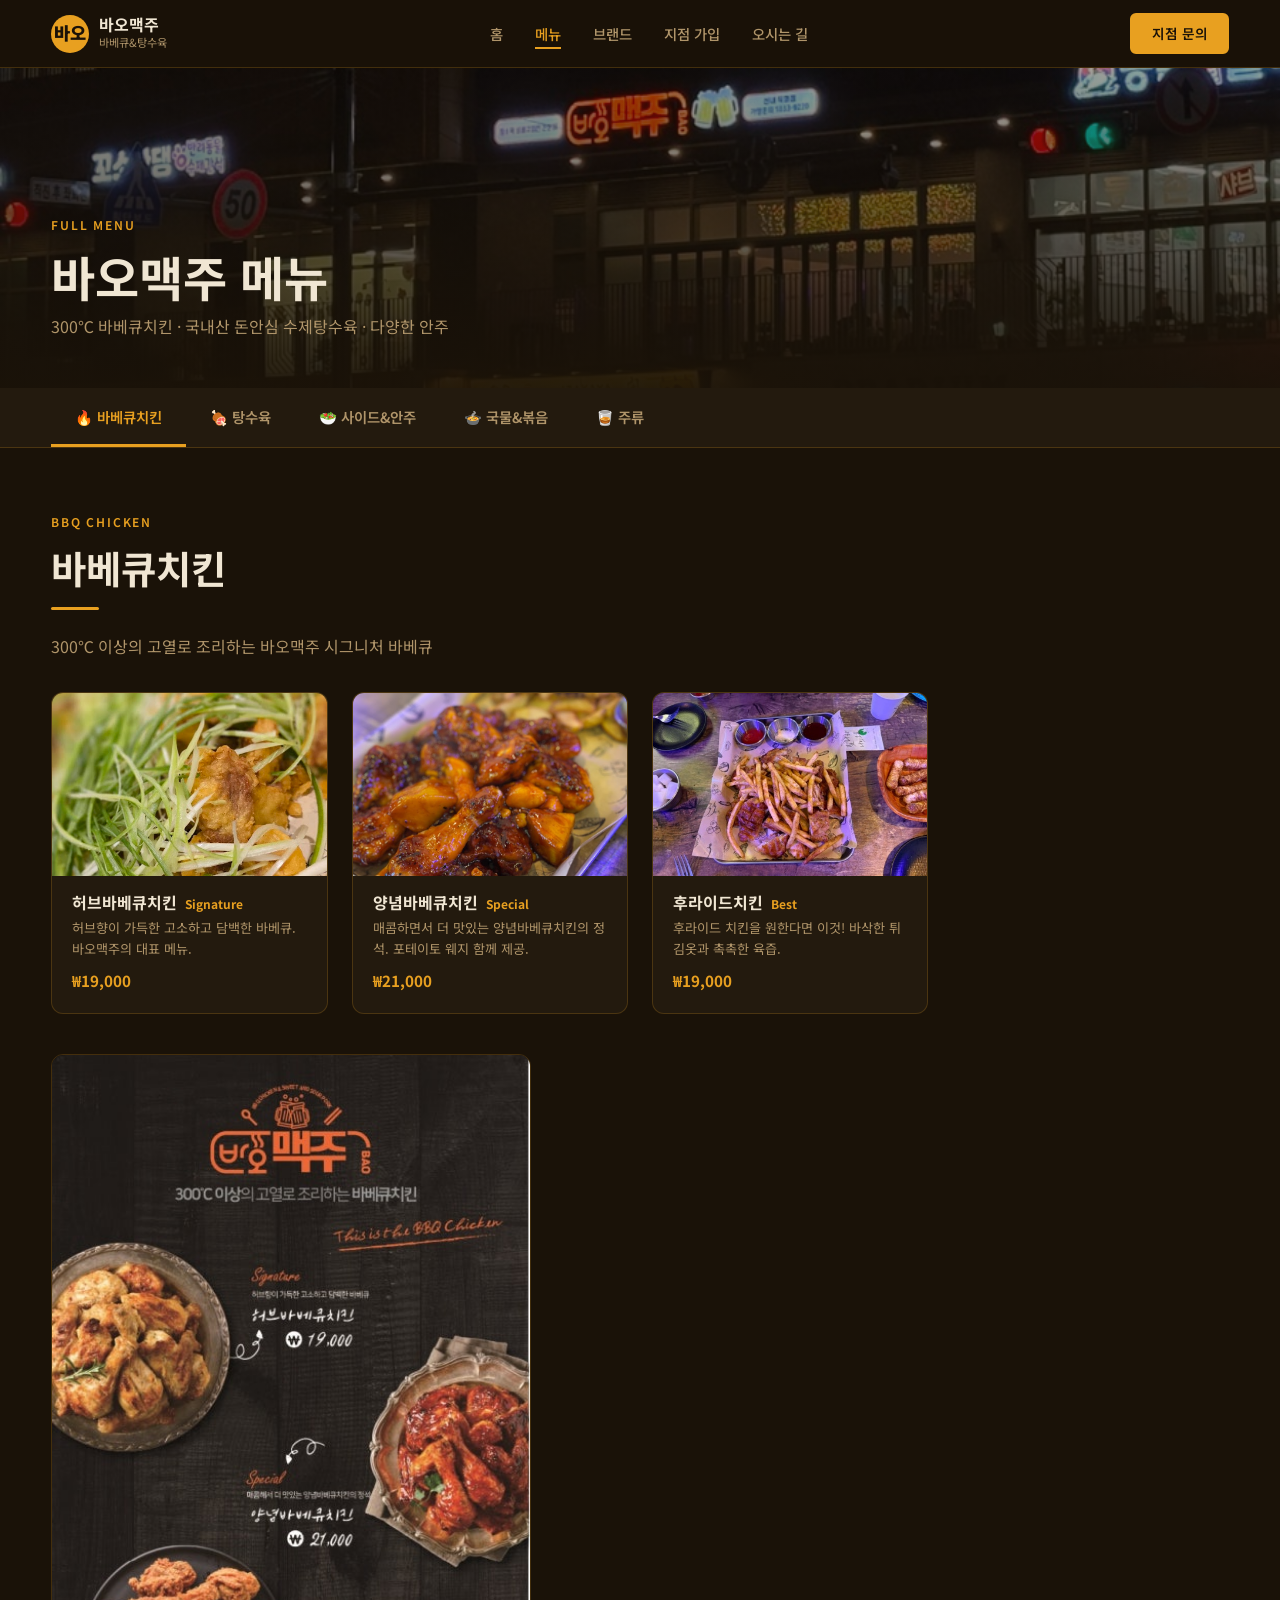
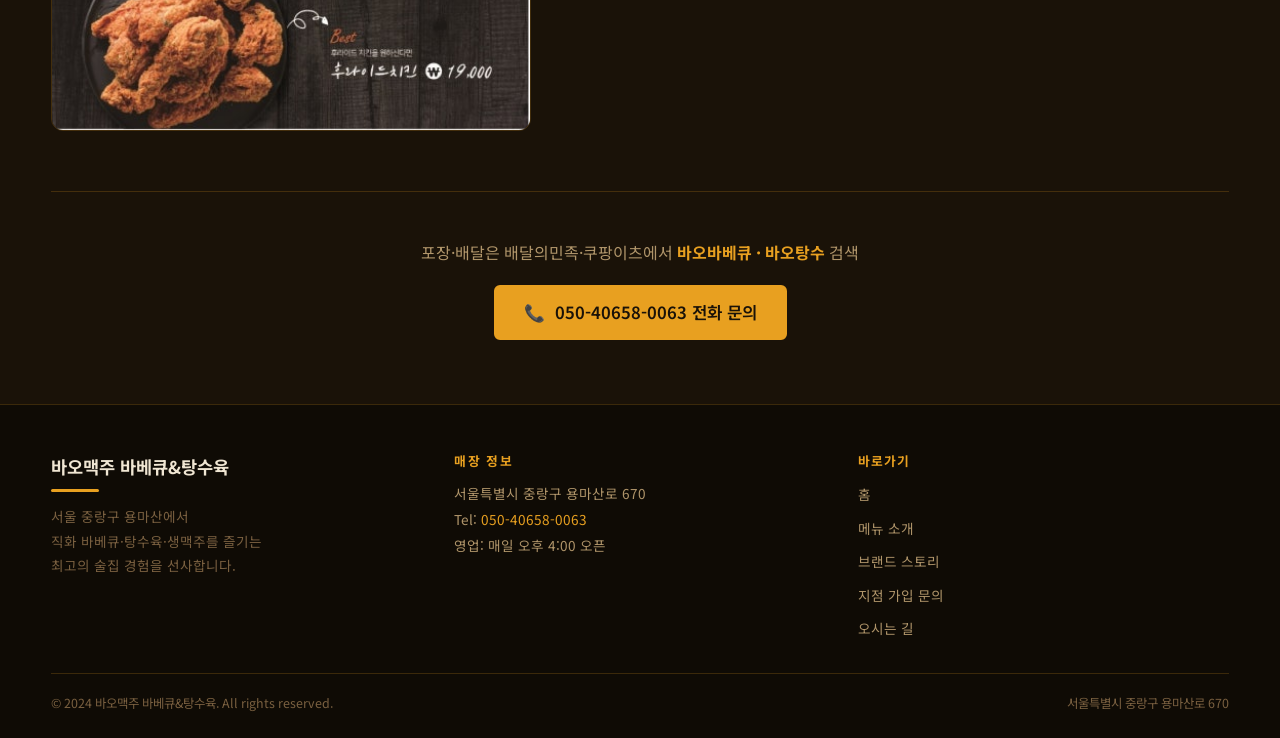
<file: menu.html>
<!DOCTYPE html>
<html lang="ko">
<head>
  <meta charset="UTF-8">
  <meta http-equiv="Content-Security-Policy" content="upgrade-insecure-requests">
  <meta name="viewport" content="width=device-width, initial-scale=1.0">
  <title>메뉴 소개 | 바오맥주 바베큐&amp;탕수육</title>
  <meta name="description" content="바오맥주의 실제 메뉴를 확인하세요. 허브·양념·후라이드 바베큐치킨, 시그너처·김치치즈·화니고추 탕수육, 다양한 사이드 안주와 국물요리까지.">
  <meta name="keywords" content="중랑구맛집, 용마산맛집, 바베큐치킨, 탕수육, 김치치즈탕수육, 화니고추탕수육, 바오맥주메뉴">
  <meta name="robots" content="index, follow">
  <link rel="canonical" href="https://baomaeju.kr/menu.html">

  <meta property="og:type"        content="website">
  <meta property="og:locale"      content="ko_KR">
  <meta property="og:title"       content="메뉴 소개 | 바오맥주 바베큐&amp;탕수육">
  <meta property="og:description" content="바오맥주의 허브·양념·후라이드 바베큐치킨, 시그너처·김치치즈·화니고추 탕수육 등 전체 메뉴를 확인하세요.">
  <meta property="og:image"       content="https://baomaeju.kr/images/yangnyeom_chicken.jpg">
  <meta property="og:url"         content="https://baomaeju.kr/menu.html">

  <link rel="preconnect" href="https://fonts.googleapis.com">
  <link rel="preconnect" href="https://fonts.gstatic.com" crossorigin>
  <link href="https://fonts.googleapis.com/css2?family=Noto+Sans+KR:wght@400;500;600;700;900&display=swap" rel="stylesheet">
  <link rel="stylesheet" href="css/common.css">
  <link rel="stylesheet" href="css/page.css">
</head>
<body>

  <header class="site-header" role="banner">
    <div class="nav-inner">
      <a href="index.html" class="nav-logo" aria-label="바오맥주 홈으로">
        <div class="logo-mark" aria-hidden="true">바오</div>
        <div>
          <div class="logo-text">바오맥주</div>
          <div class="logo-sub">바베큐&amp;탕수육</div>
        </div>
      </a>
      <nav class="nav-links" aria-label="주 메뉴">
        <a href="index.html">홈</a>
        <a href="menu.html" class="active">메뉴</a>
        <a href="about.html">브랜드</a>
        <a href="franchise.html">지점 가입</a>
        <a href="contact.html">오시는 길</a>
      </nav>
      <a href="franchise.html" class="btn btn-gold nav-cta desktop">지점 문의</a>
      <button class="nav-toggle" aria-label="메뉴 열기" aria-expanded="false">
        <span></span><span></span><span></span>
      </button>
    </div>
  </header>

  <nav class="nav-mobile" aria-label="모바일 메뉴">
    <a href="index.html">홈</a>
    <a href="menu.html">메뉴</a>
    <a href="about.html">브랜드 스토리</a>
    <a href="franchise.html">지점 가입</a>
    <a href="contact.html">오시는 길</a>
    <a href="franchise.html" class="btn btn-gold">지점 문의하기</a>
  </nav>

  <main>

    <!-- Hero -->
    <section class="menu-hero" aria-label="메뉴 페이지 히어로">
      <div class="menu-hero-bg" style="background-image:url('images/exterior_night.jpg')" role="img" aria-label="바오맥주 야간 외관"></div>
      <div class="menu-hero-overlay" aria-hidden="true"></div>
      <div class="container menu-hero-content">
        <span class="section-label">Full Menu</span>
        <h1>바오맥주 메뉴</h1>
        <p class="section-sub">300℃ 바베큐치킨 · 국내산 돈안심 수제탕수육 · 다양한 안주</p>
      </div>
    </section>

    <!-- Tabs -->
    <div class="menu-tabs" role="navigation" aria-label="메뉴 카테고리">
      <div class="tab-list" role="tablist">
        <button class="tab-btn active" data-tab="bbq"    role="tab" aria-selected="true"  aria-controls="bbq">🔥 바베큐치킨</button>
        <button class="tab-btn"        data-tab="tangsu" role="tab" aria-selected="false" aria-controls="tangsu">🍖 탕수육</button>
        <button class="tab-btn"        data-tab="side"   role="tab" aria-selected="false" aria-controls="side">🥗 사이드&amp;안주</button>
        <button class="tab-btn"        data-tab="hot"    role="tab" aria-selected="false" aria-controls="hot">🍲 국물&amp;볶음</button>
        <button class="tab-btn"        data-tab="drinks" role="tab" aria-selected="false" aria-controls="drinks">🥃 주류</button>
      </div>
    </div>

    <div class="container">

      <!-- ▶ 바베큐치킨 -->
      <section id="bbq" class="menu-section active" role="tabpanel" aria-label="바베큐치킨 메뉴">
        <span class="section-label">BBQ CHICKEN</span>
        <h2>바베큐치킨</h2>
        <div class="gold-line"></div>
        <p class="section-sub">300℃ 이상의 고열로 조리하는 바오맥주 시그니처 바베큐</p>
        <div class="menu-grid">

          <article class="menu-item">
            <div class="menu-item-img">
              <img src="images/herb_chicken.jpg"
                   alt="허브바베큐치킨 바오맥주 시그니처" loading="lazy" width="600" height="400">
            </div>
            <div class="menu-item-info">
              <h3>허브바베큐치킨 <span style="font-size:0.75rem;color:var(--gold);margin-left:4px;">Signature</span></h3>
              <p>허브향이 가득한 고소하고 담백한 바베큐. 바오맥주의 대표 메뉴.</p>
              <div class="menu-price">₩19,000</div>
            </div>
          </article>

          <article class="menu-item">
            <div class="menu-item-img">
              <img src="images/yangnyeom_chicken.jpg"
                   alt="양념바베큐치킨 매콤달콤 바오맥주" loading="lazy" width="600" height="400">
            </div>
            <div class="menu-item-info">
              <h3>양념바베큐치킨 <span style="font-size:0.75rem;color:var(--gold);margin-left:4px;">Special</span></h3>
              <p>매콤하면서 더 맛있는 양념바베큐치킨의 정석. 포테이토 웨지 함께 제공.</p>
              <div class="menu-price">₩21,000</div>
            </div>
          </article>

          <article class="menu-item">
            <div class="menu-item-img">
              <img src="images/bbq_fries_set.jpg"
                   alt="후라이드치킨 세트 감자튀김 포함" loading="lazy" width="600" height="400">
            </div>
            <div class="menu-item-info">
              <h3>후라이드치킨 <span style="font-size:0.75rem;color:var(--gold);margin-left:4px;">Best</span></h3>
              <p>후라이드 치킨을 원한다면 이것! 바삭한 튀김옷과 촉촉한 육즙.</p>
              <div class="menu-price">₩19,000</div>
            </div>
          </article>

        </div>
        <!-- 메뉴판 이미지 -->
        <div style="margin-top:2.5rem; border-radius:var(--radius); overflow:hidden; border:1px solid var(--border); max-width:480px;">
          <img src="images/menu_bbq.jpg" alt="바오맥주 바베큐치킨 공식 메뉴판" loading="lazy" style="width:100%;">
        </div>
      </section>

      <!-- ▶ 탕수육 -->
      <section id="tangsu" class="menu-section" role="tabpanel" aria-label="탕수육 메뉴">
        <span class="section-label">SWEET &amp; SOUR PORK</span>
        <h2>수제 탕수육</h2>
        <div class="gold-line"></div>
        <p class="section-sub">국내산 돈안심만 고집하는 바오맥주 수제탕수육</p>
        <div class="menu-grid">

          <article class="menu-item">
            <div class="menu-item-img">
              <img src="images/signature_tangsu.jpg"
                   alt="바오시그너처탕수육 소스와 함께" loading="lazy" width="600" height="400">
            </div>
            <div class="menu-item-info">
              <h3>바오시그너처탕수육 <span style="font-size:0.75rem;color:var(--gold);margin-left:4px;">Signature</span></h3>
              <p>튀김에 따라 소스를 골라 먹을 수 있는 겉바속촉의 정석 탕수육.</p>
              <div class="menu-price">₩19,000</div>
            </div>
          </article>

          <article class="menu-item">
            <div class="menu-item-img">
              <img src="images/kimchi_cheese_pull.jpg"
                   alt="김치치즈탕수육 치즈가 쭈욱 늘어나는 바오맥주 인기 메뉴" loading="lazy" width="600" height="400">
            </div>
            <div class="menu-item-info">
              <h3>김치치즈탕수육 <span style="font-size:0.75rem;color:var(--gold);margin-left:4px;">Best</span></h3>
              <p>볶음김치와 자연산 치즈의 환상적인 조화. 치즈가 쭈욱 늘어나는 비주얼.</p>
              <div class="menu-price">₩24,000</div>
            </div>
          </article>

          <article class="menu-item">
            <div class="menu-item-img">
              <img src="images/green_pepper_tangsu.jpg"
                   alt="화니고추탕수육 할인마늘간장소스 바오맥주" loading="lazy" width="600" height="400">
            </div>
            <div class="menu-item-info">
              <h3>화니고추탕수육 <span style="font-size:0.75rem;color:var(--gold);margin-left:4px;">Special</span></h3>
              <p>할인마늘간장소스로 더욱 맛있는 꼬리고추탕수육. 매콤하고 바삭한 식감.</p>
              <div class="menu-price">₩23,000</div>
            </div>
          </article>

        </div>
        <!-- 탕수육 추가 사진 -->
        <div style="display:grid;grid-template-columns:1fr 1fr;gap:1rem;margin-top:2rem;">
          <div style="border-radius:var(--radius-sm);overflow:hidden;border:1px solid var(--border);">
            <img src="images/kimchi_cheese_baked.jpg" alt="김치치즈탕수육 치즈 듬뿍 토핑" loading="lazy" style="width:100%;aspect-ratio:4/3;object-fit:cover;">
          </div>
          <div style="border-radius:var(--radius-sm);overflow:hidden;border:1px solid var(--border);">
            <img src="images/green_pepper_close.jpg" alt="화니고추탕수육 클로즈업" loading="lazy" style="width:100%;aspect-ratio:4/3;object-fit:cover;">
          </div>
        </div>
        <!-- 메뉴판 이미지 -->
        <div style="margin-top:1.5rem; border-radius:var(--radius); overflow:hidden; border:1px solid var(--border); max-width:480px;">
          <img src="images/menu_tangsu.jpg" alt="바오맥주 탕수육 공식 메뉴판" loading="lazy" style="width:100%;">
        </div>
      </section>

      <!-- ▶ 사이드&안주 -->
      <section id="side" class="menu-section" role="tabpanel" aria-label="사이드 및 안주 메뉴">
        <span class="section-label">SIDE &amp; SNACKS</span>
        <h2>사이드 &amp; 안주</h2>
        <div class="gold-line"></div>
        <p class="section-sub">가벼운 사이드부터 마른안주까지, 맥주와 찰떡궁합</p>
        <!-- 가벼운 사이드메뉴 -->
        <h3 style="color:var(--gold);font-size:1rem;margin:2rem 0 1rem;padding-bottom:0.5rem;border-bottom:1px solid var(--border);">가벼운 사이드메뉴</h3>
        <div class="menu-grid">

          <article class="menu-item">
            <div class="menu-item-img">
              <img src="images/yogurt_sherbet.jpg"
                   alt="요구르트 사베트 생과일 바오맥주 인기 안주" loading="lazy" width="600" height="400">
            </div>
            <div class="menu-item-info">
              <h3>요구르트 사베트</h3>
              <p>생과일이 가득 올라간 요구르트 사베트. 술자리 중간 입가심으로 최고.</p>
              <div class="menu-price">₩6,900</div>
            </div>
          </article>

          <article class="menu-item">
            <div class="menu-item-img">
              <img src="images/yogurt_sherbet2.jpg"
                   alt="레몬·애플망고·청포도 사베트 바오맥주" loading="lazy" width="600" height="400">
            </div>
            <div class="menu-item-info">
              <h3>레몬 사베트</h3>
              <p>상큼한 레몬향의 사베트. 느끼함을 잡아주는 청량한 맛.</p>
              <div class="menu-price">₩6,900</div>
            </div>
          </article>

          <article class="menu-item">
            <div class="menu-item-img">
              <img src="images/yogurt_sherbet.jpg"
                   alt="애플망고 사베트 바오맥주" loading="lazy" width="600" height="400">
            </div>
            <div class="menu-item-info">
              <h3>애플망고 사베트</h3>
              <p>달콤한 애플망고를 듬뿍 넣은 사베트. 달콤하고 시원하게.</p>
              <div class="menu-price">₩6,900</div>
            </div>
          </article>

          <article class="menu-item">
            <div class="menu-item-img">
              <img src="images/yogurt_sherbet2.jpg"
                   alt="포도알이 있는 청포도 사베트 바오맥주" loading="lazy" width="600" height="400">
            </div>
            <div class="menu-item-info">
              <h3>포도알이 있는 청포도 사베트</h3>
              <p>알알이 씹히는 청포도 과육이 가득. 상큼하고 특별한 사베트.</p>
              <div class="menu-price">₩6,900</div>
            </div>
          </article>

          <article class="menu-item">
            <div class="menu-item-img">
              <img src="images/tteok_set.jpg"
                   alt="맛있는 떡볶이 바오맥주" loading="lazy" width="600" height="400">
            </div>
            <div class="menu-item-info">
              <h3>맛있는 떡볶이</h3>
              <p>칼칼하고 진한 국물의 떡볶이. 탕수육과 같이 시키면 더 맛있어요.</p>
              <div class="menu-price">₩12,000</div>
            </div>
          </article>

          <article class="menu-item">
            <div class="menu-item-img">
              <img src="images/bbq_fries_set.jpg"
                   alt="토마토브릴레 바오맥주" loading="lazy" width="600" height="400">
            </div>
            <div class="menu-item-info">
              <h3>토마토브릴레</h3>
              <p>바삭하게 구운 토마토 브릴레. 와인·하이볼과 어울리는 감각적인 안주.</p>
              <div class="menu-price">₩12,000</div>
            </div>
          </article>

          <article class="menu-item">
            <div class="menu-item-img">
              <img src="images/interior.jpg"
                   alt="브리또 치즈 토마토 바오맥주" loading="lazy" width="600" height="400">
            </div>
            <div class="menu-item-info">
              <h3>브리또 치즈 토마토</h3>
              <p>치즈와 토마토를 넣은 브리또. 맥주 안주로 안성맞춤.</p>
              <div class="menu-price">₩15,000</div>
            </div>
          </article>

          <article class="menu-item">
            <div class="menu-item-img">
              <img src="images/bbq_chicken_close.jpg"
                   alt="계란말이 바오맥주" loading="lazy" width="600" height="400">
            </div>
            <div class="menu-item-info">
              <h3>계란말이</h3>
              <p>부드럽고 고소한 계란말이. 든든하게 배를 채우는 클래식 안주.</p>
              <div class="menu-price">₩12,000</div>
            </div>
          </article>

          <article class="menu-item">
            <div class="menu-item-img">
              <img src="images/kimchi_cheese_baked.jpg"
                   alt="치즈 계란말이 바오맥주" loading="lazy" width="600" height="400">
            </div>
            <div class="menu-item-info">
              <h3>치즈 계란말이</h3>
              <p>계란말이 위에 치즈를 듬뿍 올려 더 고소하고 풍성하게.</p>
              <div class="menu-price">₩14,000</div>
            </div>
          </article>

          <article class="menu-item">
            <div class="menu-item-img">
              <img src="images/pongnip_fry.jpg"
                   alt="뚱집튀김 바오맥주" loading="lazy" width="600" height="400">
            </div>
            <div class="menu-item-info">
              <h3>뚱집튀김</h3>
              <p>바삭하게 튀긴 뚱집. 간장 소스와 함께 즐기는 독특한 안주.</p>
              <div class="menu-price">₩12,000</div>
            </div>
          </article>

          <article class="menu-item">
            <div class="menu-item-img">
              <img src="images/interior.jpg"
                   alt="고르곤졸라 피자 바오맥주" loading="lazy" width="600" height="400">
            </div>
            <div class="menu-item-info">
              <h3>고르곤졸라 피자</h3>
              <p>진한 고르곤졸라 치즈의 풍미. 꿀을 찍어 먹으면 더욱 맛있어요.</p>
              <div class="menu-price">₩15,000</div>
            </div>
          </article>

          <article class="menu-item">
            <div class="menu-item-img">
              <img src="images/bbq_fries_set.jpg"
                   alt="페퍼로니 피자 바오맥주" loading="lazy" width="600" height="400">
            </div>
            <div class="menu-item-info">
              <h3>페퍼로니 피자</h3>
              <p>클래식한 페퍼로니 피자. 맥주 한 잔과 완벽한 궁합.</p>
              <div class="menu-price">₩15,000</div>
            </div>
          </article>

        </div>

        <!-- 마른안주 -->
        <h3 style="color:var(--gold);font-size:1rem;margin:2.5rem 0 1rem;padding-bottom:0.5rem;border-bottom:1px solid var(--border);">마른안주</h3>
        <div style="display:grid;grid-template-columns:repeat(auto-fill,minmax(260px,1fr));gap:1rem;">

          <div style="background:var(--bg-card);border:1px solid var(--border);border-radius:var(--radius);padding:1.25rem;display:flex;justify-content:space-between;align-items:center;">
            <div>
              <strong style="font-size:0.95rem;">먹태</strong>
              <p style="font-size:0.82rem;color:var(--text-secondary);margin-top:0.2rem;">짭짤하고 쫄깃한 먹태. 맥주와 최고의 궁합</p>
            </div>
            <span style="color:var(--gold);font-weight:700;flex-shrink:0;margin-left:1rem;">₩12,000</span>
          </div>

          <div style="background:var(--bg-card);border:1px solid var(--border);border-radius:var(--radius);padding:1.25rem;display:flex;justify-content:space-between;align-items:center;">
            <div>
              <strong style="font-size:0.95rem;">페이스추리 오징어 100g</strong>
              <p style="font-size:0.82rem;color:var(--text-secondary);margin-top:0.2rem;">부드럽고 고소한 페이스추리 오징어</p>
            </div>
            <span style="color:var(--gold);font-weight:700;flex-shrink:0;margin-left:1rem;">₩16,000</span>
          </div>

        </div>
        <!-- 메뉴판 이미지 -->
        <div style="margin-top:2.5rem; border-radius:var(--radius); overflow:hidden; border:1px solid var(--border); max-width:600px;">
          <img src="images/menu_side.jpg" alt="바오맥주 사이드·안주·국물·볶음 공식 메뉴판" loading="lazy" style="width:100%;">
        </div>
      </section>

      <!-- ▶ 국물&볶음 -->
      <section id="hot" class="menu-section" role="tabpanel" aria-label="국물요리 및 볶음요리 메뉴">
        <span class="section-label">HOT DISHES</span>
        <h2>국물 &amp; 볶음요리</h2>
        <div class="gold-line"></div>
        <p class="section-sub">든든하게 배를 채우는 따뜻한 국물요리와 볶음요리</p>

        <div style="display:grid;grid-template-columns:1fr 1fr;gap:2rem;margin-top:2rem;">

          <!-- 국물요리 -->
          <div>
            <h3 style="color:var(--gold);font-size:1rem;margin-bottom:1rem;padding-bottom:0.5rem;border-bottom:1px solid var(--border);">🍲 국물요리</h3>
            <ul style="display:flex;flex-direction:column;gap:0.75rem;">
              <li style="display:flex;justify-content:space-between;align-items:center;padding:0.6rem 0;border-bottom:1px solid var(--border);">
                <div>
                  <strong style="font-size:0.95rem;">김치어묵우동</strong>
                  <p style="font-size:0.8rem;color:var(--text-secondary);margin-top:0.1rem;">칼칼한 김치와 어묵이 어우러진 든든한 우동</p>
                </div>
                <span style="color:var(--gold);font-weight:700;flex-shrink:0;margin-left:1rem;">₩15,000</span>
              </li>
              <li style="display:flex;justify-content:space-between;align-items:center;padding:0.6rem 0;border-bottom:1px solid var(--border);">
                <div>
                  <strong style="font-size:0.95rem;">짬뽕탕</strong>
                  <p style="font-size:0.8rem;color:var(--text-secondary);margin-top:0.1rem;">매콤하고 얼큰한 짬뽕 스타일 국물</p>
                </div>
                <span style="color:var(--gold);font-weight:700;flex-shrink:0;margin-left:1rem;">₩16,000</span>
              </li>
              <li style="display:flex;justify-content:space-between;align-items:center;padding:0.6rem 0;">
                <div>
                  <strong style="font-size:0.95rem;">가마보꼬어묵탕</strong>
                  <p style="font-size:0.8rem;color:var(--text-secondary);margin-top:0.1rem;">일본식 어묵 가마보꼬로 끓인 깔끔한 어묵탕</p>
                </div>
                <span style="color:var(--gold);font-weight:700;flex-shrink:0;margin-left:1rem;">₩15,000</span>
              </li>
            </ul>
          </div>

          <!-- 볶음요리 -->
          <div>
            <h3 style="color:var(--gold);font-size:1rem;margin-bottom:1rem;padding-bottom:0.5rem;border-bottom:1px solid var(--border);">🥘 볶음요리</h3>
            <ul style="display:flex;flex-direction:column;gap:0.75rem;">
              <li style="display:flex;justify-content:space-between;align-items:center;padding:0.6rem 0;border-bottom:1px solid var(--border);">
                <div>
                  <strong style="font-size:0.95rem;">우삼겹숙주볶음</strong>
                  <p style="font-size:0.8rem;color:var(--text-secondary);margin-top:0.1rem;">고소한 우삼겹과 아삭한 숙주의 조화</p>
                </div>
                <span style="color:var(--gold);font-weight:700;flex-shrink:0;margin-left:1rem;">₩16,000</span>
              </li>
              <li style="display:flex;justify-content:space-between;align-items:center;padding:0.6rem 0;border-bottom:1px solid var(--border);">
                <div>
                  <strong style="font-size:0.95rem;">새우감바스</strong>
                  <p style="font-size:0.8rem;color:var(--text-secondary);margin-top:0.1rem;">올리브오일과 마늘에 볶은 새우 감바스</p>
                </div>
                <span style="color:var(--gold);font-weight:700;flex-shrink:0;margin-left:1rem;">₩16,000</span>
              </li>
              <li style="display:flex;justify-content:space-between;align-items:center;padding:0.6rem 0;border-bottom:1px solid var(--border);">
                <div>
                  <strong style="font-size:0.95rem;">마늘 순대구이</strong>
                  <p style="font-size:0.8rem;color:var(--text-secondary);margin-top:0.1rem;">마늘향 가득한 구운 순대. 소주와 찰떡궁합</p>
                </div>
                <span style="color:var(--gold);font-weight:700;flex-shrink:0;margin-left:1rem;">₩15,000</span>
              </li>
              <li style="display:flex;justify-content:space-between;align-items:center;padding:0.6rem 0;">
                <div>
                  <strong style="font-size:0.95rem;">뚱집볶음</strong>
                  <p style="font-size:0.8rem;color:var(--text-secondary);margin-top:0.1rem;">진하고 얼큰한 뚱집 스타일 볶음 요리</p>
                </div>
                <span style="color:var(--gold);font-weight:700;flex-shrink:0;margin-left:1rem;">₩15,000</span>
              </li>
            </ul>
          </div>

        </div>
      </section>

      <!-- ▶ 주류 -->
      <section id="drinks" class="menu-section" role="tabpanel" aria-label="주류 메뉴">
        <span class="section-label">DRINKS</span>
        <h2>주류</h2>
        <div class="gold-line"></div>
        <p class="section-sub">바베큐·탕수육과 함께하는 시원한 한 잔</p>

        <div style="display:grid;grid-template-columns:repeat(auto-fill,minmax(260px,1fr));gap:1rem;margin-top:2rem;">

          <div style="background:var(--bg-card);border:1px solid var(--border);border-radius:var(--radius);padding:1.5rem;display:flex;justify-content:space-between;align-items:center;">
            <div>
              <h3 style="font-size:1rem;margin-bottom:0.3rem;">자몽하이볼</h3>
              <p style="font-size:0.82rem;color:var(--text-secondary);">상큼한 자몽 하이볼. 가볍고 청량하게</p>
            </div>
            <span style="color:var(--gold);font-weight:700;font-size:1rem;flex-shrink:0;margin-left:1rem;">₩6,900</span>
          </div>

          <div style="background:var(--bg-card);border:1px solid var(--border);border-radius:var(--radius);padding:1.5rem;display:flex;justify-content:space-between;align-items:center;">
            <div>
              <h3 style="font-size:1rem;margin-bottom:0.3rem;">레몬하이볼</h3>
              <p style="font-size:0.82rem;color:var(--text-secondary);">상큼한 레몬 하이볼. 치킨과 최고의 궁합</p>
            </div>
            <span style="color:var(--gold);font-weight:700;font-size:1rem;flex-shrink:0;margin-left:1rem;">₩6,900</span>
          </div>

          <div style="background:var(--bg-card);border:1px solid var(--border);border-radius:var(--radius);padding:1.5rem;display:flex;justify-content:space-between;align-items:center;">
            <div>
              <h3 style="font-size:1rem;margin-bottom:0.3rem;">생맥주</h3>
              <p style="font-size:0.82rem;color:var(--text-secondary);">황금빛 거품의 시원한 생맥주. 매장 문의</p>
            </div>
            <span style="color:var(--gold);font-weight:700;font-size:1rem;flex-shrink:0;margin-left:1rem;">매장 문의</span>
          </div>

        </div>

        <!-- 내부 맥주 냉장고 사진 -->
        <div style="margin-top:2rem;border-radius:var(--radius);overflow:hidden;border:1px solid var(--border);">
          <img src="images/interior.jpg" alt="바오맥주 매장 내부 맥주 냉장고" loading="lazy" style="width:100%;max-height:360px;object-fit:cover;">
        </div>
      </section>

      <!-- CTA -->
      <div class="menu-cta">
        <p>포장·배달은 배달의민족·쿠팡이츠에서 <strong style="color:var(--gold);">바오바베큐 · 바오탕수</strong> 검색</p>
        <a href="tel:050-40658-0063" class="btn btn-gold" style="font-size:1.05rem;">
          📞 &nbsp;050-40658-0063 전화 문의
        </a>
      </div>

    </div><!-- /container -->

  </main>

  <footer class="site-footer" role="contentinfo">
    <div class="container">
      <div class="footer-inner">
        <div class="footer-brand">
          <div class="logo-text">바오맥주 바베큐&amp;탕수육</div>
          <div class="gold-line" style="margin:0.5rem 0 0.75rem;"></div>
          <p>서울 중랑구 용마산에서<br>직화 바베큐·탕수육·생맥주를 즐기는<br>최고의 술집 경험을 선사합니다.</p>
        </div>
        <div class="footer-info">
          <h4>매장 정보</h4>
          <p>서울특별시 중랑구 용마산로 670<br>Tel: <a href="tel:050-40658-0063" style="color:var(--gold);">050-40658-0063</a><br>영업: 매일 오후 4:00 오픈</p>
        </div>
        <div class="footer-links">
          <h4>바로가기</h4>
          <ul>
            <li><a href="index.html">홈</a></li>
            <li><a href="menu.html">메뉴 소개</a></li>
            <li><a href="about.html">브랜드 스토리</a></li>
            <li><a href="franchise.html">지점 가입 문의</a></li>
            <li><a href="contact.html">오시는 길</a></li>
          </ul>
        </div>
      </div>
      <div class="footer-bottom">
        <p>&copy; 2024 바오맥주 바베큐&amp;탕수육. All rights reserved.</p>
        <p>서울특별시 중랑구 용마산로 670</p>
      </div>
    </div>
  </footer>

  <script src="js/nav.js"></script>
</body>
</html>
</file>
<file: css/common.css>
/* ============================================================
   common.css — 공통 변수·네비게이션·푸터
   ============================================================ */

:root {
  --bg-dark: #1a1208;
  --bg-card: #231a0e;
  --bg-nav: rgba(26, 18, 8, 0.96);
  --gold: #e8a020;
  --gold-light: #f5c060;
  --gold-dark: #b87a10;
  --text-primary: #f0e6d3;
  --text-secondary: #b0956a;
  --text-muted: #7a6040;
  --border: rgba(232, 160, 32, 0.2);
  --border-hover: rgba(232, 160, 32, 0.6);
  --shadow: 0 4px 24px rgba(0, 0, 0, 0.5);
  --shadow-gold: 0 4px 20px rgba(232, 160, 32, 0.25);
  --radius: 12px;
  --radius-sm: 6px;
  --transition: 0.3s ease;
  --font-sans: 'Noto Sans KR', 'Apple SD Gothic Neo', sans-serif;
  --nav-h: 68px;
}

/* ── Reset ── */
*, *::before, *::after { box-sizing: border-box; margin: 0; padding: 0; }

html { scroll-behavior: smooth; font-size: 16px; }

body {
  background: var(--bg-dark);
  color: var(--text-primary);
  font-family: var(--font-sans);
  line-height: 1.6;
  min-height: 100vh;
}

img { display: block; max-width: 100%; }
a  { color: inherit; text-decoration: none; }
ul { list-style: none; }
button { cursor: pointer; font-family: inherit; }

/* ── Typography ── */
h1, h2, h3, h4 { line-height: 1.25; font-weight: 700; }
h2 { font-size: clamp(1.6rem, 4vw, 2.4rem); margin-bottom: 0.5rem; }
h3 { font-size: clamp(1.1rem, 3vw, 1.5rem); }

.section-label {
  display: inline-block;
  font-size: 0.75rem;
  font-weight: 600;
  letter-spacing: 0.15em;
  text-transform: uppercase;
  color: var(--gold);
  margin-bottom: 0.75rem;
}
.section-sub {
  color: var(--text-secondary);
  font-size: 1rem;
  margin-top: 0.5rem;
}

/* ── Layout Helpers ── */
.container {
  width: min(1200px, 92%);
  margin-inline: auto;
}

section { padding: 80px 0; }

.gold { color: var(--gold); }

/* ── Buttons ── */
.btn {
  display: inline-flex;
  align-items: center;
  gap: 0.5rem;
  padding: 0.75rem 1.75rem;
  border-radius: var(--radius-sm);
  font-size: 0.95rem;
  font-weight: 600;
  border: 2px solid transparent;
  transition: var(--transition);
}
.btn-gold {
  background: var(--gold);
  color: #1a1208;
  border-color: var(--gold);
}
.btn-gold:hover {
  background: var(--gold-light);
  border-color: var(--gold-light);
  box-shadow: var(--shadow-gold);
  transform: translateY(-2px);
}
.btn-outline {
  background: transparent;
  color: var(--gold);
  border-color: var(--gold);
}
.btn-outline:hover {
  background: var(--gold);
  color: #1a1208;
  box-shadow: var(--shadow-gold);
  transform: translateY(-2px);
}

/* ── Divider ── */
.gold-line {
  width: 48px;
  height: 3px;
  background: var(--gold);
  border-radius: 2px;
  margin: 1rem 0 1.5rem;
}
.gold-line.center { margin-inline: auto; }

/* ============================================================
   NAVIGATION
   ============================================================ */
.site-header {
  position: fixed;
  top: 0; left: 0; right: 0;
  z-index: 1000;
  height: var(--nav-h);
  background: var(--bg-nav);
  backdrop-filter: blur(12px);
  -webkit-backdrop-filter: blur(12px);
  border-bottom: 1px solid var(--border);
  transition: box-shadow var(--transition);
}
.site-header.scrolled { box-shadow: 0 2px 20px rgba(0,0,0,0.6); }

.nav-inner {
  display: flex;
  align-items: center;
  justify-content: space-between;
  height: 100%;
  width: min(1200px, 92%);
  margin-inline: auto;
}

/* Logo */
.nav-logo {
  display: flex;
  align-items: center;
  gap: 0.6rem;
}
.nav-logo .logo-mark {
  width: 38px;
  height: 38px;
  background: var(--gold);
  border-radius: 50%;
  display: grid;
  place-items: center;
  font-size: 1.1rem;
  font-weight: 900;
  color: #1a1208;
  flex-shrink: 0;
}
.nav-logo .logo-text {
  font-size: 1rem;
  font-weight: 700;
  color: var(--text-primary);
  line-height: 1.2;
}
.nav-logo .logo-sub {
  font-size: 0.7rem;
  color: var(--text-secondary);
}

/* Nav Links */
.nav-links {
  display: flex;
  align-items: center;
  gap: 2rem;
}
.nav-links a {
  font-size: 0.9rem;
  font-weight: 500;
  color: var(--text-secondary);
  transition: color var(--transition);
  position: relative;
}
.nav-links a::after {
  content: '';
  position: absolute;
  bottom: -4px; left: 0; right: 0;
  height: 2px;
  background: var(--gold);
  transform: scaleX(0);
  transition: transform var(--transition);
}
.nav-links a:hover,
.nav-links a.active { color: var(--gold); }
.nav-links a:hover::after,
.nav-links a.active::after { transform: scaleX(1); }

.nav-cta {
  padding: 0.5rem 1.2rem;
  font-size: 0.85rem;
}

/* Hamburger */
.nav-toggle {
  display: none;
  flex-direction: column;
  justify-content: center;
  gap: 5px;
  width: 36px; height: 36px;
  background: none;
  border: none;
  padding: 4px;
}
.nav-toggle span {
  display: block;
  height: 2px;
  background: var(--text-primary);
  border-radius: 2px;
  transition: var(--transition);
}
.nav-toggle.open span:nth-child(1) { transform: translateY(7px) rotate(45deg); }
.nav-toggle.open span:nth-child(2) { opacity: 0; }
.nav-toggle.open span:nth-child(3) { transform: translateY(-7px) rotate(-45deg); }

/* Mobile Nav */
.nav-mobile {
  display: none;
  flex-direction: column;
  gap: 0;
  background: var(--bg-nav);
  border-top: 1px solid var(--border);
  position: fixed;
  top: var(--nav-h);
  left: 0; right: 0;
  padding: 1rem 1.25rem 1.5rem;
  z-index: 999;
  transform: translateY(-10px);
  opacity: 0;
  pointer-events: none;
  transition: transform var(--transition), opacity var(--transition);
}
.nav-mobile.open {
  display: flex;
  transform: translateY(0);
  opacity: 1;
  pointer-events: all;
}
.nav-mobile a {
  padding: 0.85rem 0;
  border-bottom: 1px solid var(--border);
  font-size: 0.95rem;
  color: var(--text-primary);
  transition: color var(--transition);
}
.nav-mobile a:last-child { border-bottom: none; }
.nav-mobile a:hover { color: var(--gold); }
.nav-mobile .btn-gold {
  margin-top: 1rem;
  text-align: center;
  justify-content: center;
}

/* ── Page offset for fixed nav ── */
main { padding-top: var(--nav-h); }

/* ============================================================
   FOOTER
   ============================================================ */
.site-footer {
  background: #0f0b05;
  border-top: 1px solid var(--border);
  padding: 3rem 0 1.5rem;
}
.footer-inner {
  display: grid;
  grid-template-columns: 1fr 1fr 1fr;
  gap: 2rem;
  margin-bottom: 2rem;
}
.footer-brand .logo-text { font-size: 1.1rem; font-weight: 700; margin-bottom: 0.4rem; }
.footer-brand p { font-size: 0.85rem; color: var(--text-muted); line-height: 1.8; }

.footer-info h4, .footer-links h4 {
  font-size: 0.8rem;
  letter-spacing: 0.1em;
  text-transform: uppercase;
  color: var(--gold);
  margin-bottom: 0.75rem;
}
.footer-info p {
  font-size: 0.85rem;
  color: var(--text-secondary);
  line-height: 1.9;
}
.footer-links ul { display: flex; flex-direction: column; gap: 0.5rem; }
.footer-links a {
  font-size: 0.85rem;
  color: var(--text-secondary);
  transition: color var(--transition);
}
.footer-links a:hover { color: var(--gold); }

.footer-bottom {
  border-top: 1px solid var(--border);
  padding-top: 1.25rem;
  display: flex;
  justify-content: space-between;
  align-items: center;
  flex-wrap: wrap;
  gap: 0.5rem;
}
.footer-bottom p { font-size: 0.78rem; color: var(--text-muted); }

/* ============================================================
   RESPONSIVE — MOBILE
   ============================================================ */
@media (max-width: 768px) {
  :root { --nav-h: 60px; }
  section { padding: 56px 0; }

  .nav-links { display: none; }
  .nav-cta.desktop { display: none; }
  .nav-toggle { display: flex; }

  .footer-inner {
    grid-template-columns: 1fr;
    gap: 1.5rem;
  }
  .footer-bottom { justify-content: center; text-align: center; }
}
</file>
<file: css/page.css>
/* ============================================================
   page.css — 페이지별 스타일
   ============================================================ */

/* ============================================================
   INDEX — 홈
   ============================================================ */

/* Hero */
.hero {
  position: relative;
  height: 100svh;
  min-height: 560px;
  display: flex;
  align-items: center;
  justify-content: center;
  text-align: center;
  overflow: hidden;
  margin-top: calc(-1 * var(--nav-h));
  padding-top: var(--nav-h);
}
.hero-bg {
  position: absolute;
  inset: 0;
  background: url('../images/exterior_night.jpg') center/cover no-repeat;
  transform: scale(1.05);
  transition: transform 8s ease;
}
.hero-bg.loaded { transform: scale(1); }
.hero-overlay {
  position: absolute;
  inset: 0;
  background: linear-gradient(
    to bottom,
    rgba(26,18,8,0.55) 0%,
    rgba(26,18,8,0.72) 60%,
    rgba(26,18,8,0.92) 100%
  );
}
.hero-content {
  position: relative;
  z-index: 2;
  max-width: 720px;
  padding: 0 1rem;
}
.hero-badge {
  display: inline-flex;
  align-items: center;
  gap: 0.4rem;
  padding: 0.35rem 0.9rem;
  background: rgba(232,160,32,0.15);
  border: 1px solid var(--border-hover);
  border-radius: 999px;
  font-size: 0.8rem;
  color: var(--gold);
  margin-bottom: 1.25rem;
  letter-spacing: 0.05em;
}
.hero h1 {
  font-size: clamp(2.2rem, 7vw, 4rem);
  font-weight: 900;
  letter-spacing: -0.02em;
  margin-bottom: 0.5rem;
  text-shadow: 0 2px 16px rgba(0,0,0,0.5);
}
.hero h1 em { font-style: normal; color: var(--gold); }
.hero-sub {
  font-size: clamp(1rem, 2.5vw, 1.2rem);
  color: var(--text-secondary);
  margin-bottom: 2rem;
}
.hero-btns {
  display: flex;
  gap: 1rem;
  justify-content: center;
  flex-wrap: wrap;
}
.hero-scroll {
  position: absolute;
  bottom: 2rem;
  left: 50%;
  transform: translateX(-50%);
  display: flex;
  flex-direction: column;
  align-items: center;
  gap: 0.4rem;
  color: var(--text-muted);
  font-size: 0.75rem;
  animation: bounce 2s infinite;
  z-index: 2;
}
.hero-scroll::before {
  content: '';
  display: block;
  width: 1px;
  height: 36px;
  background: linear-gradient(to bottom, transparent, var(--gold));
}
@keyframes bounce {
  0%, 100% { transform: translateX(-50%) translateY(0); }
  50%       { transform: translateX(-50%) translateY(6px); }
}

/* Popular Menu Cards */
.popular-menu { background: var(--bg-dark); }
.section-head { text-align: center; margin-bottom: 3rem; }
.menu-cards {
  display: grid;
  grid-template-columns: repeat(3, 1fr);
  gap: 1.5rem;
}
.menu-card {
  background: var(--bg-card);
  border: 1px solid var(--border);
  border-radius: var(--radius);
  overflow: hidden;
  transition: transform var(--transition), box-shadow var(--transition), border-color var(--transition);
}
.menu-card:hover {
  transform: translateY(-6px);
  box-shadow: var(--shadow-gold);
  border-color: var(--border-hover);
}
.menu-card-img {
  aspect-ratio: 4/3;
  overflow: hidden;
}
.menu-card-img img {
  width: 100%; height: 100%;
  object-fit: cover;
  transition: transform 0.5s ease;
}
.menu-card:hover .menu-card-img img { transform: scale(1.07); }
.menu-card-body { padding: 1.25rem; }
.menu-card-body h3 { margin-bottom: 0.4rem; }
.menu-card-body p {
  font-size: 0.875rem;
  color: var(--text-secondary);
  margin-bottom: 0.75rem;
}
.menu-card-link {
  font-size: 0.82rem;
  color: var(--gold);
  font-weight: 600;
  display: inline-flex;
  align-items: center;
  gap: 0.3rem;
}

/* Brand Intro */
.brand-intro {
  background: var(--bg-card);
  border-top: 1px solid var(--border);
  border-bottom: 1px solid var(--border);
}
.brand-intro-inner {
  display: grid;
  grid-template-columns: 1fr 1fr;
  gap: 4rem;
  align-items: center;
}
.brand-intro-img {
  border-radius: var(--radius);
  overflow: hidden;
  aspect-ratio: 4/3;
}
.brand-intro-img img { width: 100%; height: 100%; object-fit: cover; }

/* Rating */
.rating-section {
  text-align: center;
}
.rating-stars {
  font-size: 2.5rem;
  color: var(--gold);
  letter-spacing: 0.1em;
  margin-bottom: 0.5rem;
}
.rating-score {
  font-size: 4rem;
  font-weight: 900;
  color: var(--gold);
  line-height: 1;
}
.rating-label { color: var(--text-secondary); font-size: 0.9rem; margin-top: 0.5rem; }
.rating-badges {
  display: flex;
  justify-content: center;
  gap: 1rem;
  margin-top: 2rem;
  flex-wrap: wrap;
}
.rating-badge {
  padding: 0.6rem 1.4rem;
  border: 1px solid var(--border);
  border-radius: 999px;
  font-size: 0.85rem;
  color: var(--text-secondary);
}

/* Map Section */
.map-section { background: var(--bg-card); border-top: 1px solid var(--border); }
.map-wrapper {
  border-radius: var(--radius);
  overflow: hidden;
  border: 1px solid var(--border);
}
.map-wrapper iframe { display: block; width: 100%; height: 380px; }
.map-info {
  display: grid;
  grid-template-columns: repeat(3, 1fr);
  gap: 1rem;
  margin-top: 1.5rem;
}
.map-info-item {
  background: var(--bg-dark);
  border: 1px solid var(--border);
  border-radius: var(--radius-sm);
  padding: 1rem 1.25rem;
  display: flex;
  align-items: flex-start;
  gap: 0.75rem;
}
.map-info-icon { font-size: 1.4rem; flex-shrink: 0; }
.map-info-item h4 { font-size: 0.78rem; color: var(--gold); text-transform: uppercase; letter-spacing: 0.08em; margin-bottom: 0.2rem; }
.map-info-item p  { font-size: 0.85rem; color: var(--text-secondary); }

/* ============================================================
   MENU PAGE
   ============================================================ */
.menu-hero {
  height: 320px;
  position: relative;
  display: flex;
  align-items: flex-end;
  padding-bottom: 3rem;
  overflow: hidden;
}
.menu-hero-bg {
  position: absolute;
  inset: 0;
  background: url('../images/yangnyeom_chicken.jpg') center/cover no-repeat;
}
.menu-hero-overlay {
  position: absolute;
  inset: 0;
  background: linear-gradient(to top, rgba(26,18,8,0.95) 0%, rgba(26,18,8,0.4) 100%);
}
.menu-hero-content { position: relative; z-index: 2; }
.menu-hero h1 { font-size: clamp(1.8rem, 5vw, 3rem); }

/* Tabs */
.menu-tabs { background: var(--bg-card); border-bottom: 1px solid var(--border); position: sticky; top: var(--nav-h); z-index: 100; }
.tab-list {
  display: flex;
  gap: 0;
  width: min(1200px, 92%);
  margin-inline: auto;
  overflow-x: auto;
  scrollbar-width: none;
}
.tab-list::-webkit-scrollbar { display: none; }
.tab-btn {
  padding: 1.1rem 1.5rem;
  background: none;
  border: none;
  border-bottom: 3px solid transparent;
  color: var(--text-secondary);
  font-size: 0.9rem;
  font-weight: 600;
  white-space: nowrap;
  transition: color var(--transition), border-color var(--transition);
}
.tab-btn:hover { color: var(--text-primary); }
.tab-btn.active { color: var(--gold); border-bottom-color: var(--gold); }

.menu-section { display: none; padding: 60px 0; }
.menu-section.active { display: block; }
.menu-grid {
  display: grid;
  grid-template-columns: repeat(auto-fill, minmax(260px, 1fr));
  gap: 1.5rem;
  margin-top: 2rem;
}
.menu-item {
  background: var(--bg-card);
  border: 1px solid var(--border);
  border-radius: var(--radius);
  overflow: hidden;
  transition: transform var(--transition), box-shadow var(--transition);
}
.menu-item:hover {
  transform: translateY(-4px);
  box-shadow: var(--shadow-gold);
}
.menu-item-img {
  aspect-ratio: 3/2;
  overflow: hidden;
}
.menu-item-img img { width: 100%; height: 100%; object-fit: cover; transition: transform 0.5s; }
.menu-item:hover .menu-item-img img { transform: scale(1.06); }
.menu-item-info { padding: 1rem 1.25rem 1.25rem; }
.menu-item-info h3 { font-size: 1rem; margin-bottom: 0.3rem; }
.menu-item-info p  { font-size: 0.82rem; color: var(--text-secondary); margin-bottom: 0.6rem; }
.menu-price { font-size: 0.95rem; font-weight: 700; color: var(--gold); }

.menu-cta {
  text-align: center;
  padding: 3rem 0 4rem;
  border-top: 1px solid var(--border);
}
.menu-cta p { color: var(--text-secondary); margin-bottom: 1.25rem; }

/* ============================================================
   ABOUT PAGE
   ============================================================ */
.about-hero {
  height: 360px;
  position: relative;
  display: flex;
  align-items: flex-end;
  padding-bottom: 3rem;
  overflow: hidden;
}
.about-hero-bg {
  position: absolute; inset: 0;
  background: url('../images/interior.jpg') center/cover no-repeat;
}
.about-hero-overlay {
  position: absolute; inset: 0;
  background: linear-gradient(to top, rgba(26,18,8,0.95) 0%, rgba(26,18,8,0.5) 100%);
}
.about-hero-content { position: relative; z-index: 2; }
.about-hero h1 { font-size: clamp(1.8rem, 5vw, 3rem); }

.philosophy {
  display: grid;
  grid-template-columns: 1fr 1fr;
  gap: 5rem;
  align-items: center;
}
.philosophy-img {
  border-radius: var(--radius);
  overflow: hidden;
  aspect-ratio: 1;
  border: 1px solid var(--border);
}
.philosophy-img img { width: 100%; height: 100%; object-fit: cover; }
.philosophy-text p {
  font-size: 1rem;
  color: var(--text-secondary);
  line-height: 1.9;
  margin-bottom: 1rem;
}
blockquote {
  margin: 1.5rem 0;
  padding: 1.25rem 1.5rem;
  border-left: 3px solid var(--gold);
  background: var(--bg-card);
  border-radius: 0 var(--radius-sm) var(--radius-sm) 0;
  font-size: 1.05rem;
  color: var(--text-primary);
  font-style: italic;
}

/* Stats */
.stats-section { background: var(--bg-card); border-top: 1px solid var(--border); border-bottom: 1px solid var(--border); }
.stats-grid {
  display: grid;
  grid-template-columns: repeat(4, 1fr);
  gap: 1.5rem;
}
.stat-card {
  text-align: center;
  padding: 2rem 1rem;
}
.stat-num {
  font-size: clamp(2rem, 5vw, 3.5rem);
  font-weight: 900;
  color: var(--gold);
  line-height: 1;
  margin-bottom: 0.5rem;
}
.stat-label { font-size: 0.85rem; color: var(--text-secondary); }

/* Gallery */
.gallery-grid {
  display: grid;
  grid-template-columns: repeat(3, 1fr);
  grid-template-rows: auto auto;
  gap: 1rem;
}
.gallery-item {
  overflow: hidden;
  border-radius: var(--radius-sm);
  border: 1px solid var(--border);
}
.gallery-item img {
  width: 100%; height: 100%;
  object-fit: cover;
  aspect-ratio: 4/3;
  transition: transform 0.5s;
}
.gallery-item:hover img { transform: scale(1.06); }
.gallery-item.large {
  grid-column: span 2;
}
.gallery-item.large img { aspect-ratio: 16/9; }

/* ============================================================
   FRANCHISE PAGE
   ============================================================ */
.franchise-hero {
  height: 420px;
  position: relative;
  display: flex;
  align-items: center;
  justify-content: center;
  text-align: center;
  overflow: hidden;
}
.franchise-hero-bg {
  position: absolute; inset: 0;
  background: url('../images/bbq_fries_set.jpg') center/cover no-repeat;
}
.franchise-hero-overlay {
  position: absolute; inset: 0;
  background: linear-gradient(135deg, rgba(26,18,8,0.85) 0%, rgba(26,18,8,0.65) 100%);
}
.franchise-hero-content { position: relative; z-index: 2; max-width: 640px; }
.franchise-hero h1 { font-size: clamp(1.8rem, 5vw, 3rem); margin-bottom: 1rem; }
.franchise-hero p  { color: var(--text-secondary); font-size: 1.05rem; }

/* Benefits */
.benefits-grid {
  display: grid;
  grid-template-columns: repeat(3, 1fr);
  gap: 1.5rem;
}
.benefit-card {
  background: var(--bg-card);
  border: 1px solid var(--border);
  border-radius: var(--radius);
  padding: 2rem 1.5rem;
  text-align: center;
  transition: transform var(--transition), border-color var(--transition);
}
.benefit-card:hover {
  transform: translateY(-6px);
  border-color: var(--border-hover);
}
.benefit-icon {
  font-size: 2.5rem;
  margin-bottom: 1rem;
}
.benefit-card h3 { margin-bottom: 0.5rem; font-size: 1.05rem; }
.benefit-card p  { font-size: 0.875rem; color: var(--text-secondary); line-height: 1.7; }

/* Steps */
.steps-section { background: var(--bg-card); border-top: 1px solid var(--border); border-bottom: 1px solid var(--border); }
.steps-list {
  display: flex;
  align-items: flex-start;
  gap: 0;
  counter-reset: step;
  position: relative;
}
.steps-list::before {
  content: '';
  position: absolute;
  top: 28px; left: 28px; right: 28px;
  height: 2px;
  background: var(--border);
  z-index: 0;
}
.step-item {
  flex: 1;
  text-align: center;
  position: relative;
  z-index: 1;
  padding: 0 0.75rem;
}
.step-num {
  width: 56px; height: 56px;
  border-radius: 50%;
  background: var(--bg-dark);
  border: 2px solid var(--gold);
  display: grid;
  place-items: center;
  font-size: 1.2rem;
  font-weight: 900;
  color: var(--gold);
  margin: 0 auto 1rem;
}
.step-item h3 { font-size: 0.95rem; margin-bottom: 0.4rem; }
.step-item p  { font-size: 0.8rem; color: var(--text-secondary); }

/* Form */
.form-section { padding: 80px 0; }
.franchise-form-wrap {
  max-width: 680px;
  margin-inline: auto;
}
.form-card {
  background: var(--bg-card);
  border: 1px solid var(--border);
  border-radius: var(--radius);
  padding: 2.5rem 2rem;
}
.form-grid {
  display: grid;
  grid-template-columns: 1fr 1fr;
  gap: 1.25rem;
}
.form-group {
  display: flex;
  flex-direction: column;
  gap: 0.4rem;
}
.form-group.full { grid-column: 1 / -1; }
.form-group label {
  font-size: 0.85rem;
  font-weight: 600;
  color: var(--text-secondary);
}
.form-group label .req { color: var(--gold); margin-left: 2px; }
.form-group input,
.form-group select,
.form-group textarea {
  background: var(--bg-dark);
  border: 1px solid var(--border);
  border-radius: var(--radius-sm);
  padding: 0.75rem 1rem;
  color: var(--text-primary);
  font-size: 0.9rem;
  font-family: inherit;
  transition: border-color var(--transition), box-shadow var(--transition);
  outline: none;
  width: 100%;
}
.form-group select option { background: var(--bg-dark); }
.form-group input:focus,
.form-group select:focus,
.form-group textarea:focus {
  border-color: var(--gold);
  box-shadow: 0 0 0 3px rgba(232,160,32,0.15);
}
.form-group input.error,
.form-group select.error,
.form-group textarea.error { border-color: #e05555; }
.form-group textarea { resize: vertical; min-height: 110px; }
.form-error-msg {
  font-size: 0.78rem;
  color: #e05555;
  display: none;
}
.form-error-msg.show { display: block; }

.form-agree {
  display: flex;
  align-items: flex-start;
  gap: 0.6rem;
  padding: 1.25rem 0;
  border-top: 1px solid var(--border);
  margin-top: 0.5rem;
}
.form-agree input[type="checkbox"] {
  width: 18px; height: 18px;
  flex-shrink: 0;
  accent-color: var(--gold);
  margin-top: 2px;
}
.form-agree label { font-size: 0.83rem; color: var(--text-secondary); }

.form-submit {
  width: 100%;
  padding: 1rem;
  font-size: 1rem;
  border-radius: var(--radius-sm);
  border: none;
  background: var(--gold);
  color: #1a1208;
  font-weight: 700;
  transition: background var(--transition), box-shadow var(--transition), transform var(--transition);
}
.form-submit:hover {
  background: var(--gold-light);
  box-shadow: var(--shadow-gold);
  transform: translateY(-2px);
}

/* ============================================================
   CONTACT PAGE
   ============================================================ */
.contact-hero {
  height: 280px;
  position: relative;
  display: flex;
  align-items: flex-end;
  padding-bottom: 2.5rem;
  overflow: hidden;
}
.contact-hero-bg {
  position: absolute; inset: 0;
  background: url('../images/exterior.jpg') center/cover no-repeat;
}
.contact-hero-overlay {
  position: absolute; inset: 0;
  background: linear-gradient(to top, rgba(26,18,8,0.95) 0%, rgba(26,18,8,0.4) 100%);
}
.contact-hero-content { position: relative; z-index: 2; }
.contact-hero h1 { font-size: clamp(1.8rem, 5vw, 3rem); }

.contact-layout {
  display: grid;
  grid-template-columns: 1fr 420px;
  gap: 3rem;
  align-items: start;
}
.contact-map {
  border-radius: var(--radius);
  overflow: hidden;
  border: 1px solid var(--border);
}
.contact-map iframe { display: block; width: 100%; height: 420px; }

.contact-sidebar { display: flex; flex-direction: column; gap: 1.5rem; }
.contact-card {
  background: var(--bg-card);
  border: 1px solid var(--border);
  border-radius: var(--radius);
  padding: 1.5rem;
}
.contact-card h3 {
  font-size: 0.8rem;
  text-transform: uppercase;
  letter-spacing: 0.1em;
  color: var(--gold);
  margin-bottom: 1rem;
}

/* Transport */
.transport-item {
  display: flex;
  align-items: flex-start;
  gap: 0.75rem;
  padding: 0.75rem 0;
  border-bottom: 1px solid var(--border);
}
.transport-item:last-child { border-bottom: none; }
.transport-icon { font-size: 1.3rem; flex-shrink: 0; }
.transport-item h4 { font-size: 0.85rem; font-weight: 600; margin-bottom: 0.2rem; }
.transport-item p  { font-size: 0.82rem; color: var(--text-secondary); line-height: 1.6; }

/* Hours Table */
.hours-table { width: 100%; border-collapse: collapse; }
.hours-table tr { border-bottom: 1px solid var(--border); }
.hours-table tr:last-child { border-bottom: none; }
.hours-table td { padding: 0.65rem 0; font-size: 0.85rem; }
.hours-table td:last-child { text-align: right; color: var(--gold); font-weight: 600; }

/* Contact Buttons */
.contact-btns { display: flex; flex-direction: column; gap: 0.75rem; }
.contact-btns .btn {
  justify-content: center;
  width: 100%;
}
.btn-kakao { background: #FEE500; color: #1a1208; border-color: #FEE500; }
.btn-kakao:hover { background: #ffe033; border-color: #ffe033; transform: translateY(-2px); }

/* ============================================================
   RESPONSIVE
   ============================================================ */
@media (max-width: 1024px) {
  .stats-grid { grid-template-columns: repeat(2, 1fr); }
  .philosophy { grid-template-columns: 1fr; gap: 2.5rem; }
  .philosophy-img { max-width: 480px; margin-inline: auto; }
}

@media (max-width: 768px) {
  /* Index */
  .menu-cards { grid-template-columns: 1fr; }
  .brand-intro-inner { grid-template-columns: 1fr; gap: 2rem; }
  .map-info { grid-template-columns: 1fr; }

  /* Menu */
  .menu-grid { grid-template-columns: 1fr 1fr; }

  /* About */
  .gallery-grid { grid-template-columns: 1fr 1fr; }
  .gallery-item.large { grid-column: span 2; }

  /* Franchise */
  .benefits-grid { grid-template-columns: 1fr; }
  .steps-list {
    flex-direction: column;
    align-items: center;
    gap: 1.5rem;
  }
  .steps-list::before { display: none; }
  .step-item { width: 100%; max-width: 320px; }
  .form-grid { grid-template-columns: 1fr; }
  .form-card { padding: 1.5rem 1.25rem; }

  /* Contact */
  .contact-layout { grid-template-columns: 1fr; }
}

@media (max-width: 480px) {
  .menu-grid { grid-template-columns: 1fr; }
  .stats-grid { grid-template-columns: 1fr 1fr; }
  .gallery-grid { grid-template-columns: 1fr; }
  .gallery-item.large { grid-column: span 1; }
}
</file>
